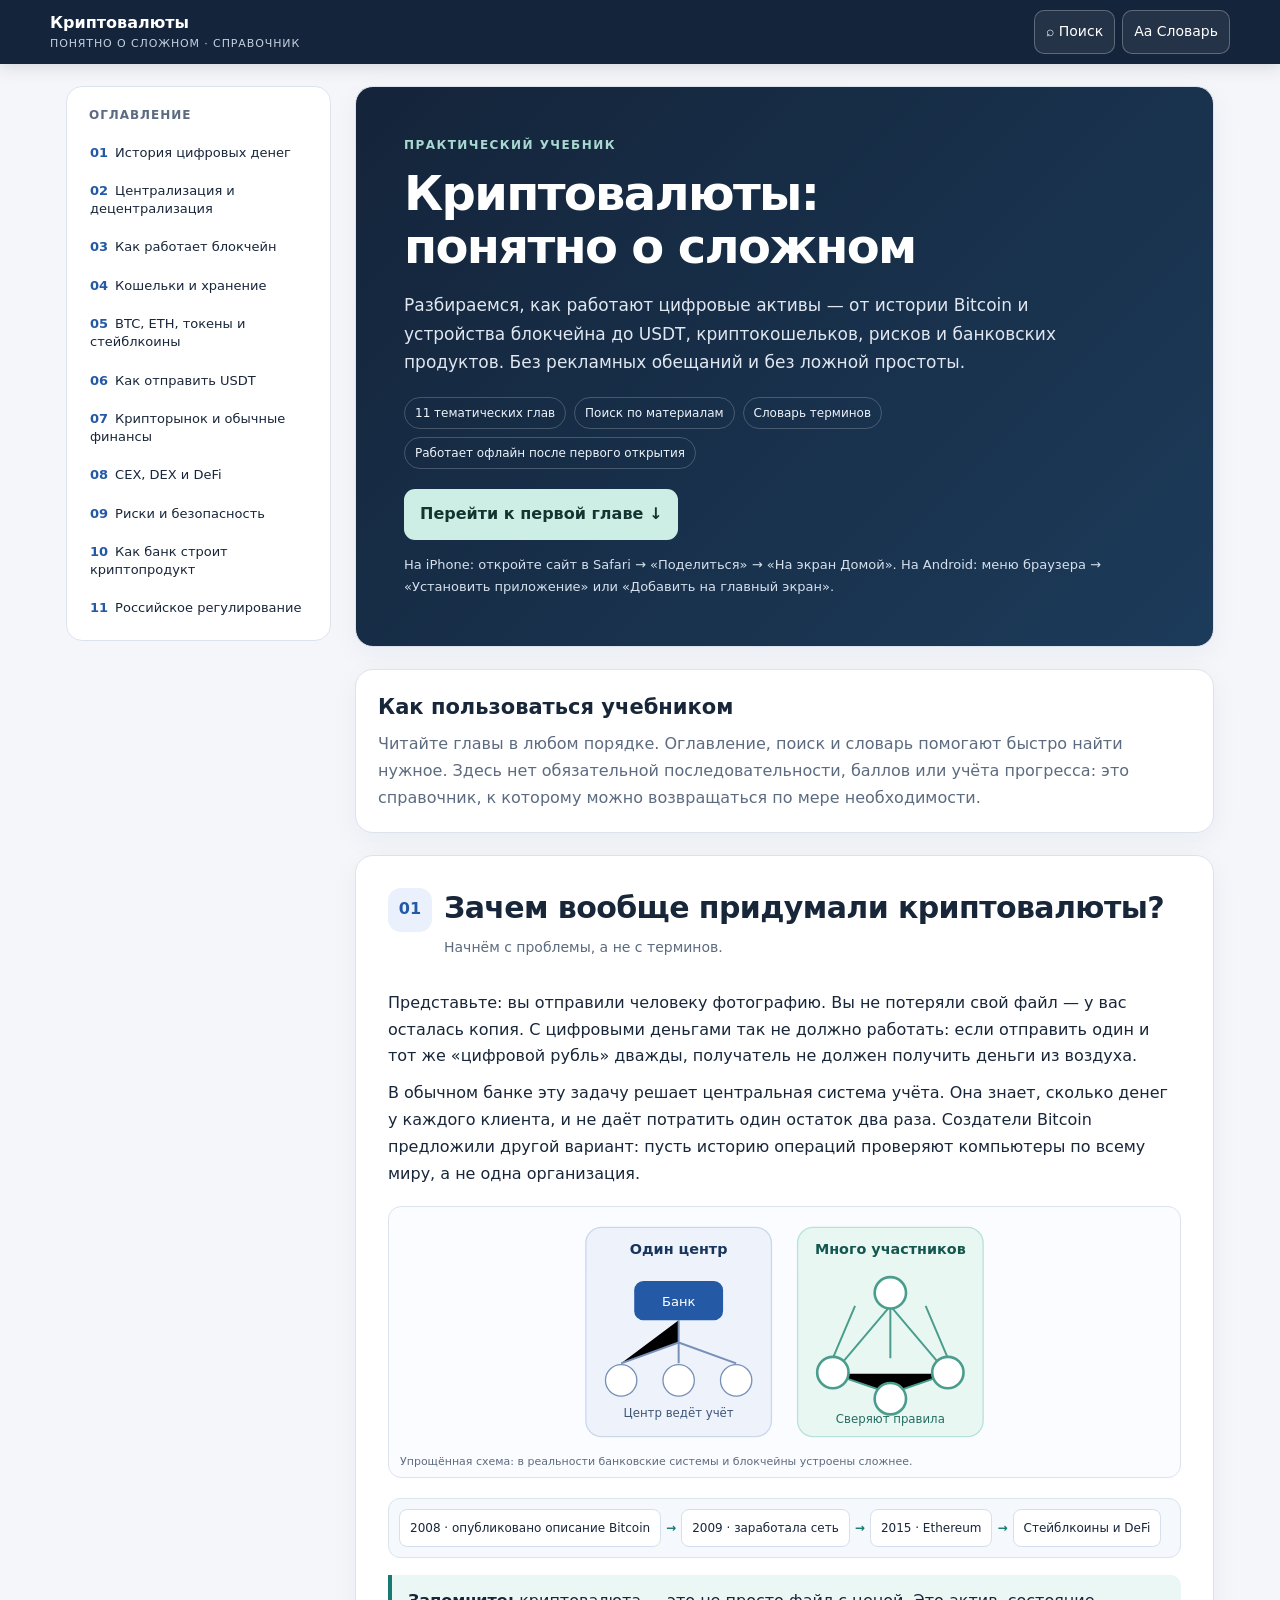
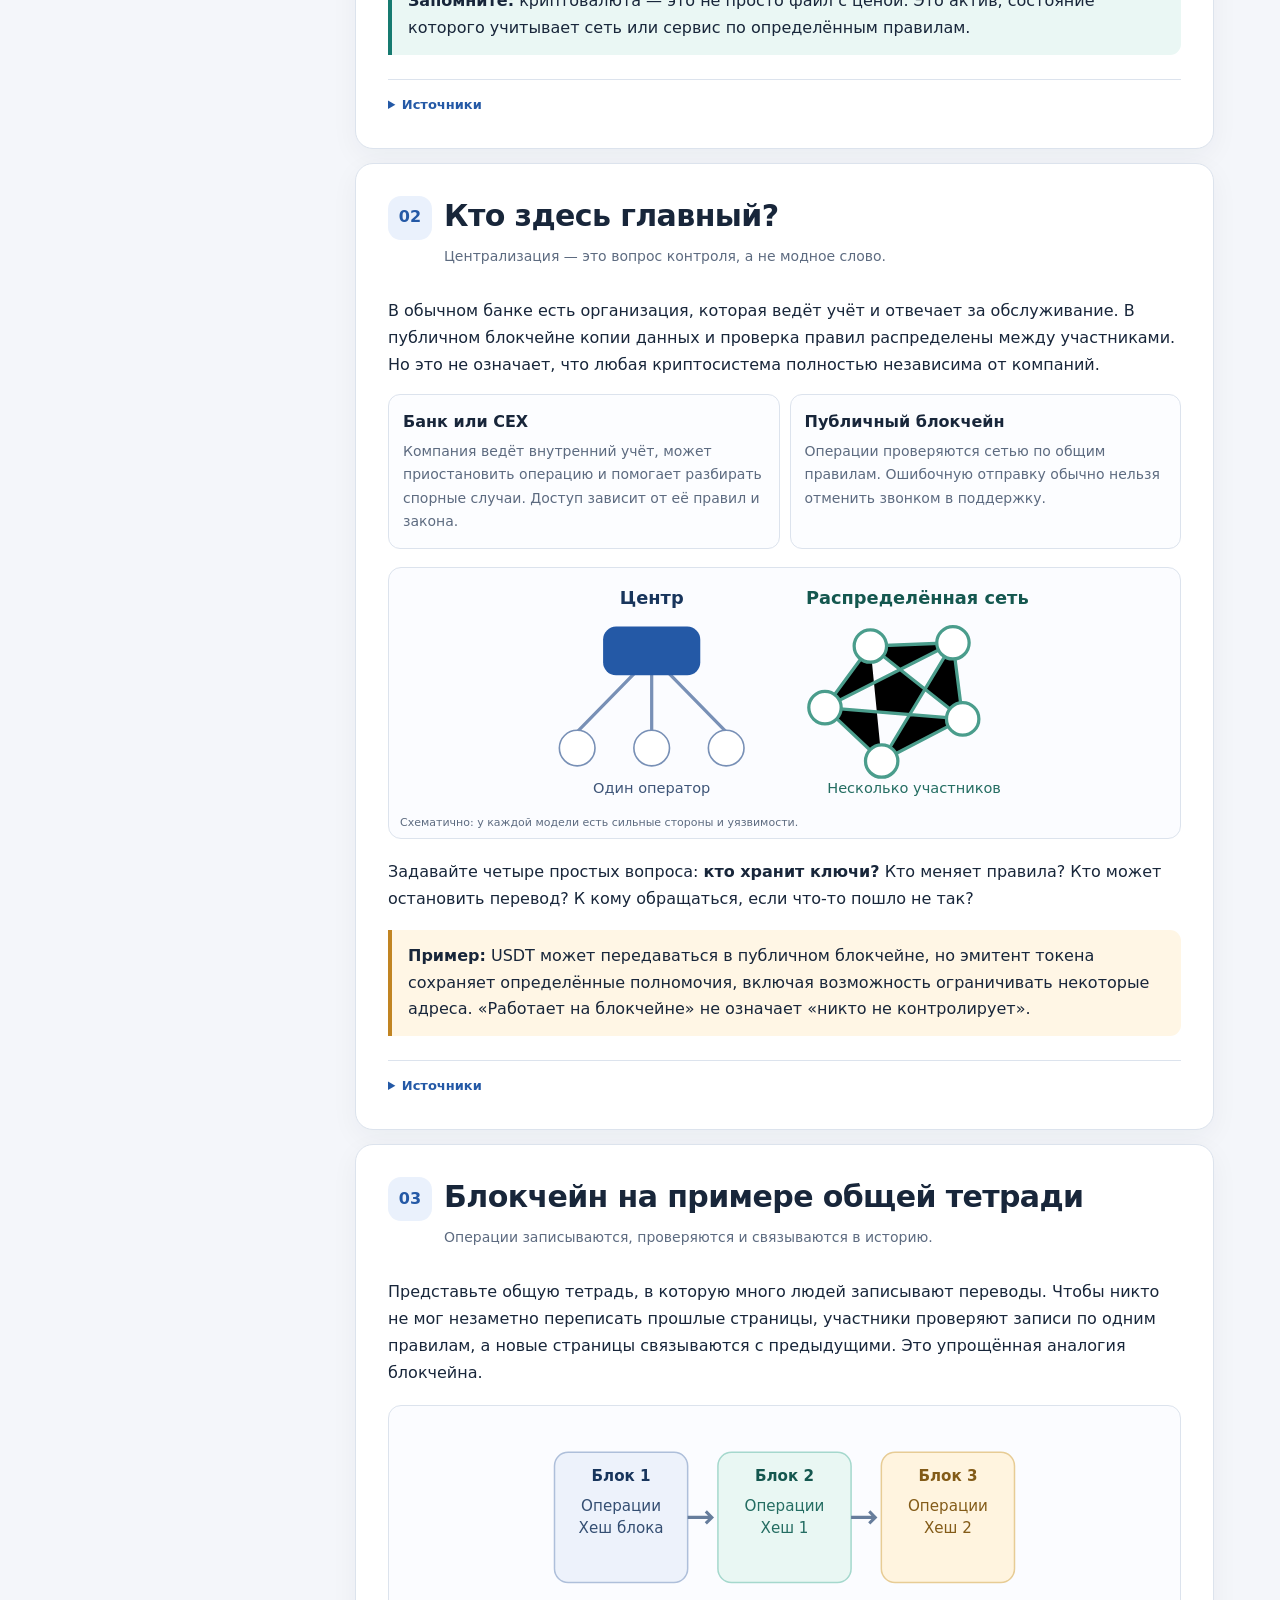
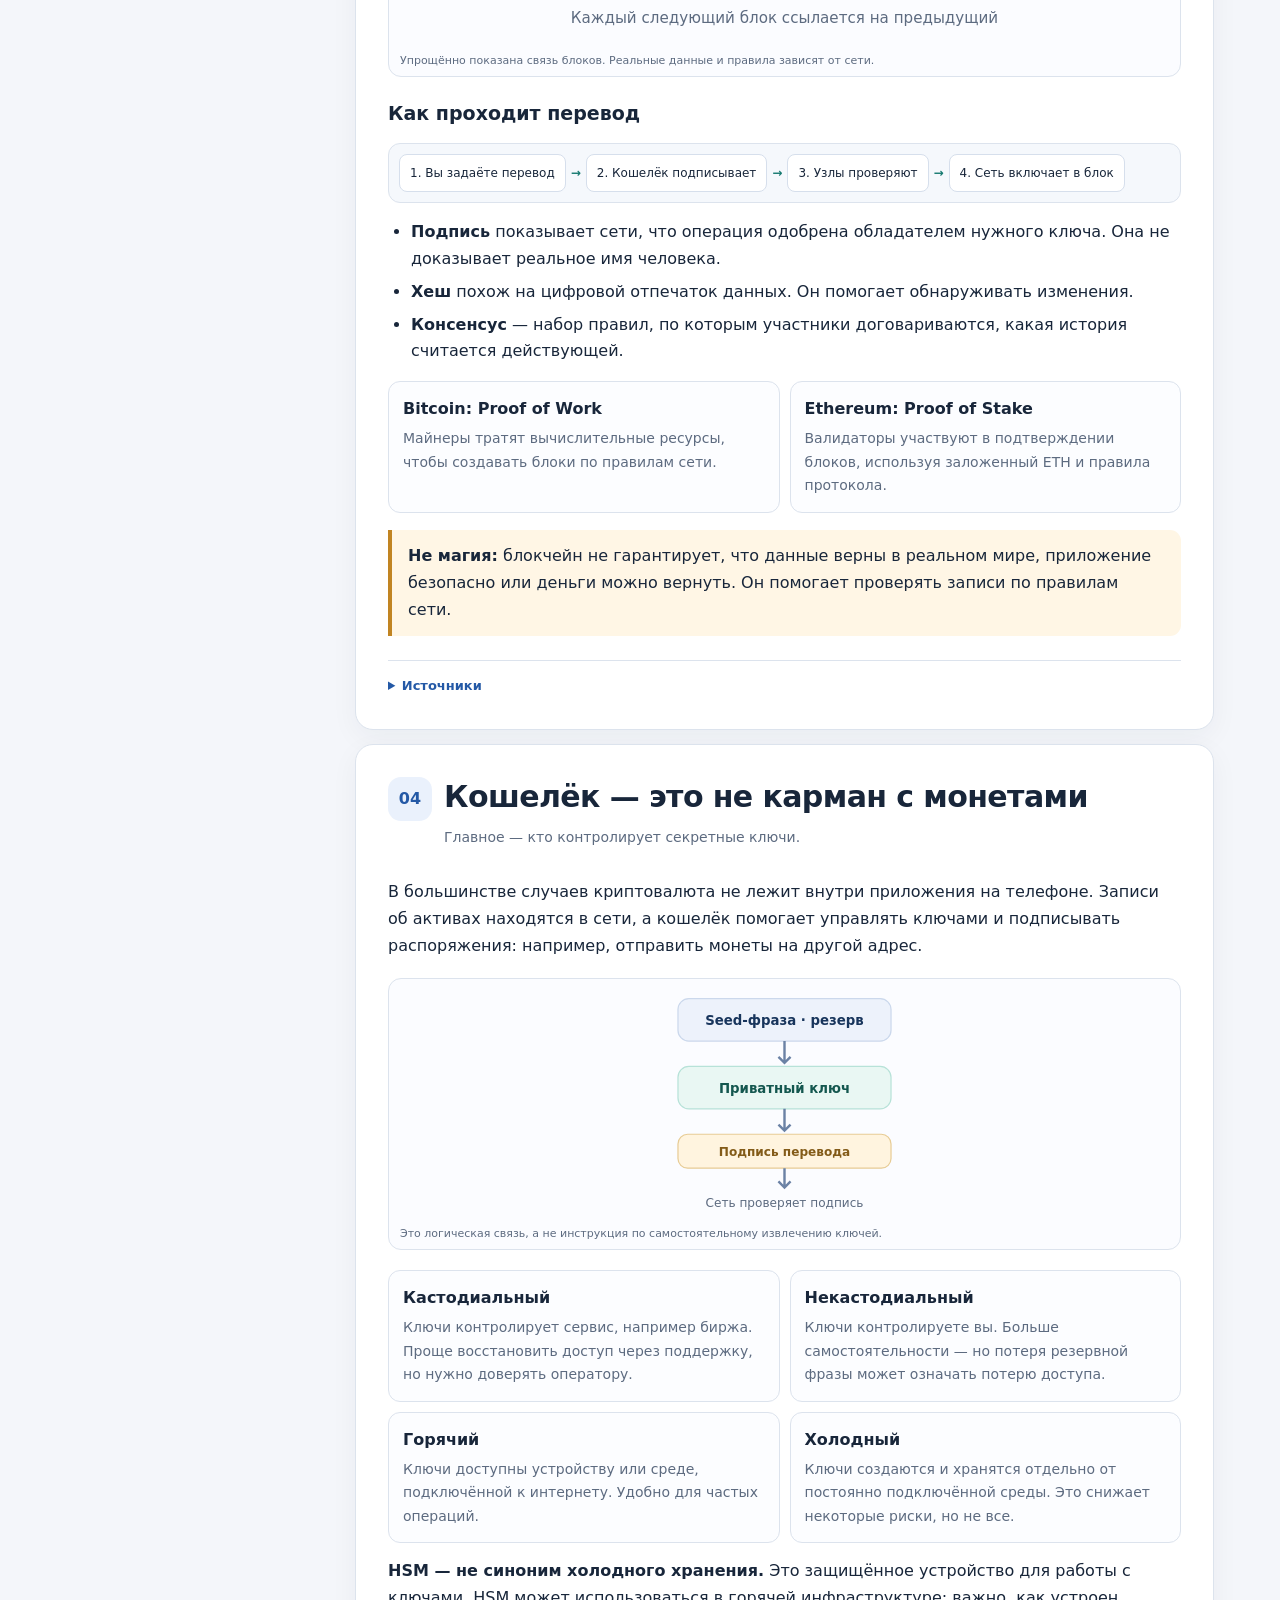
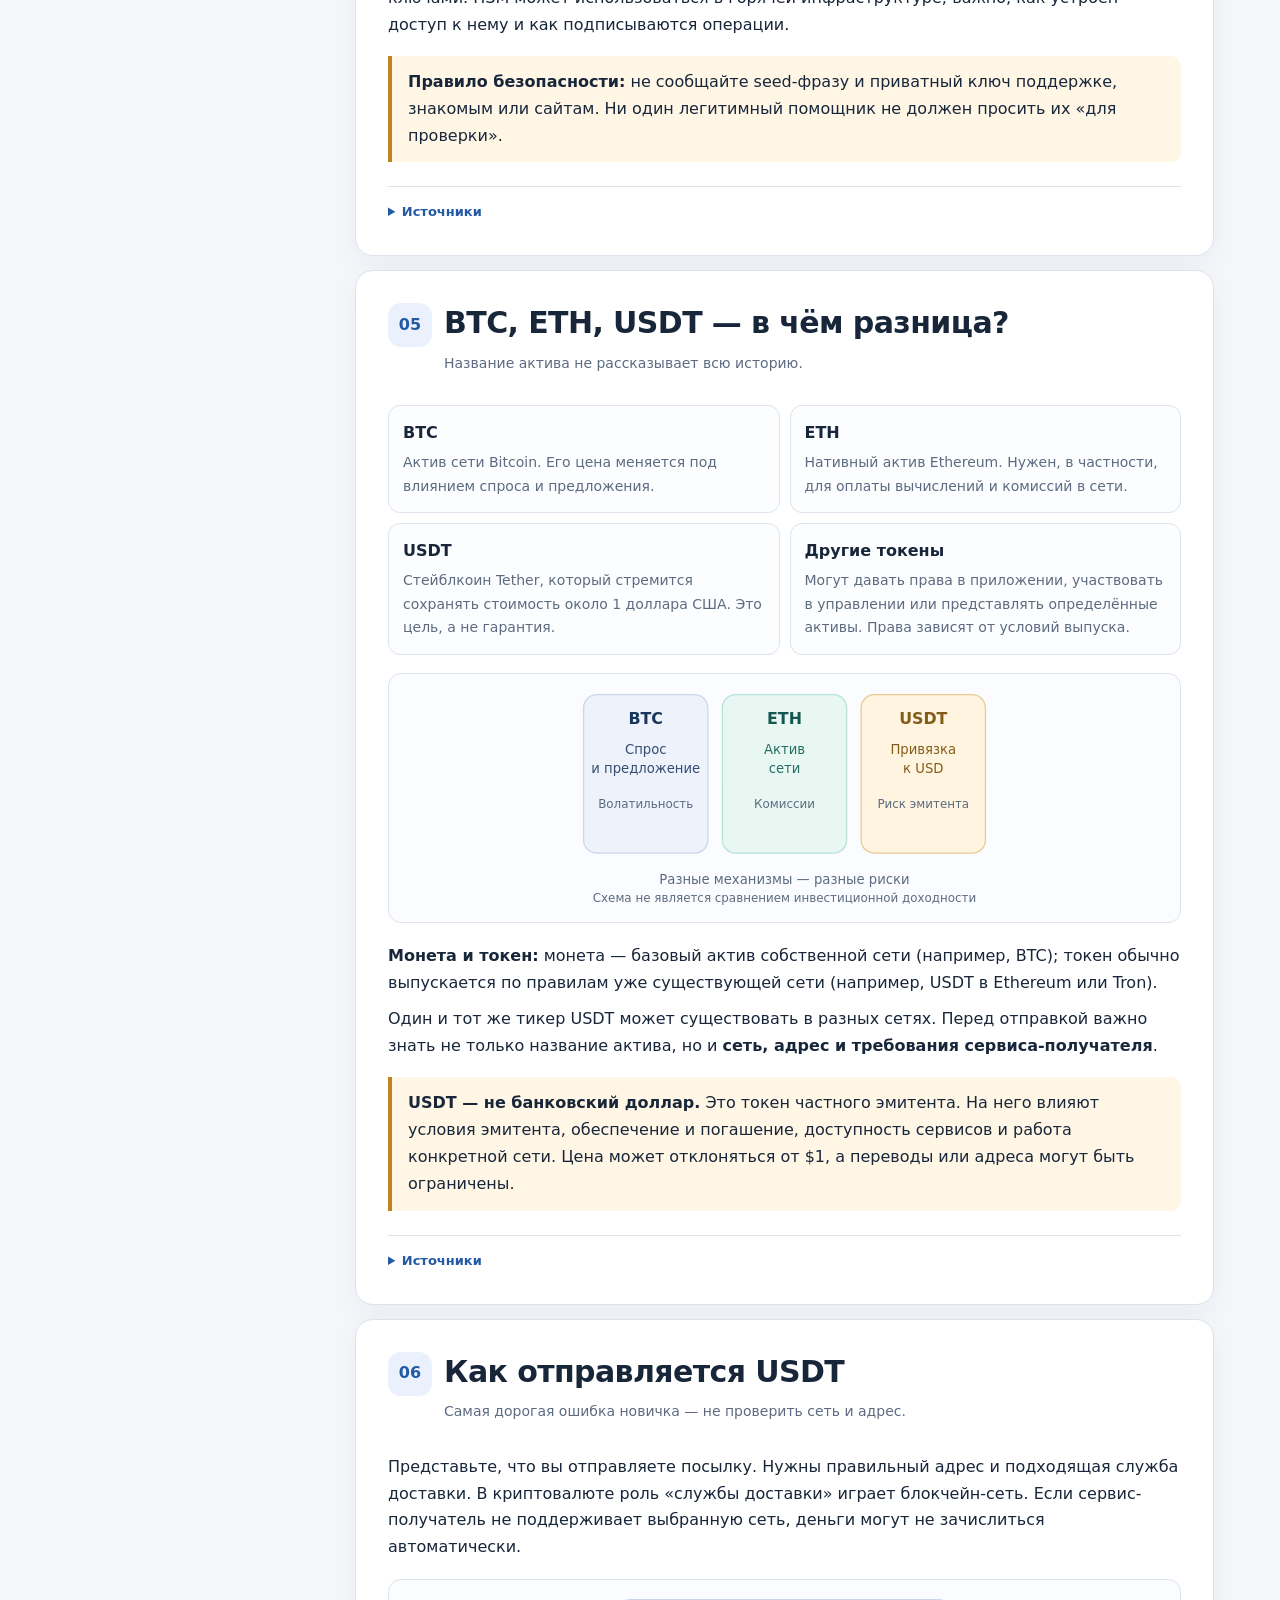
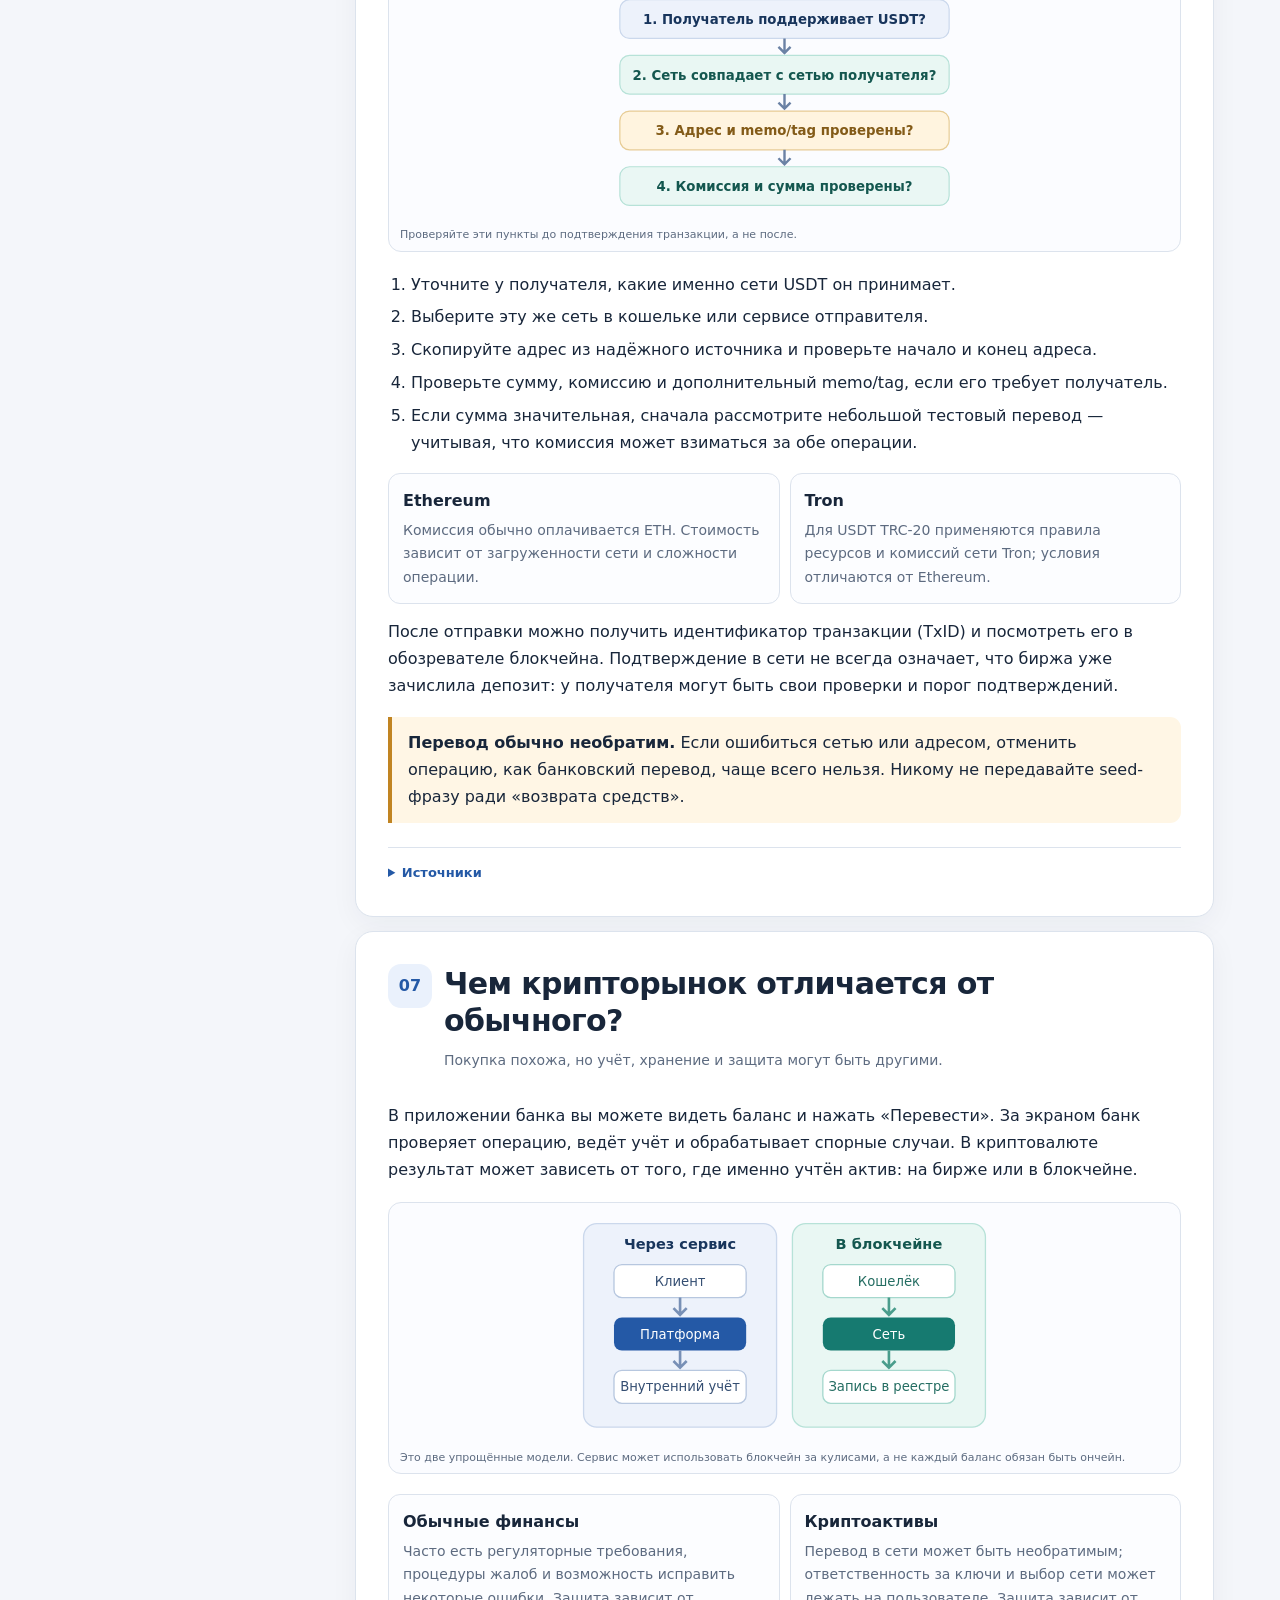
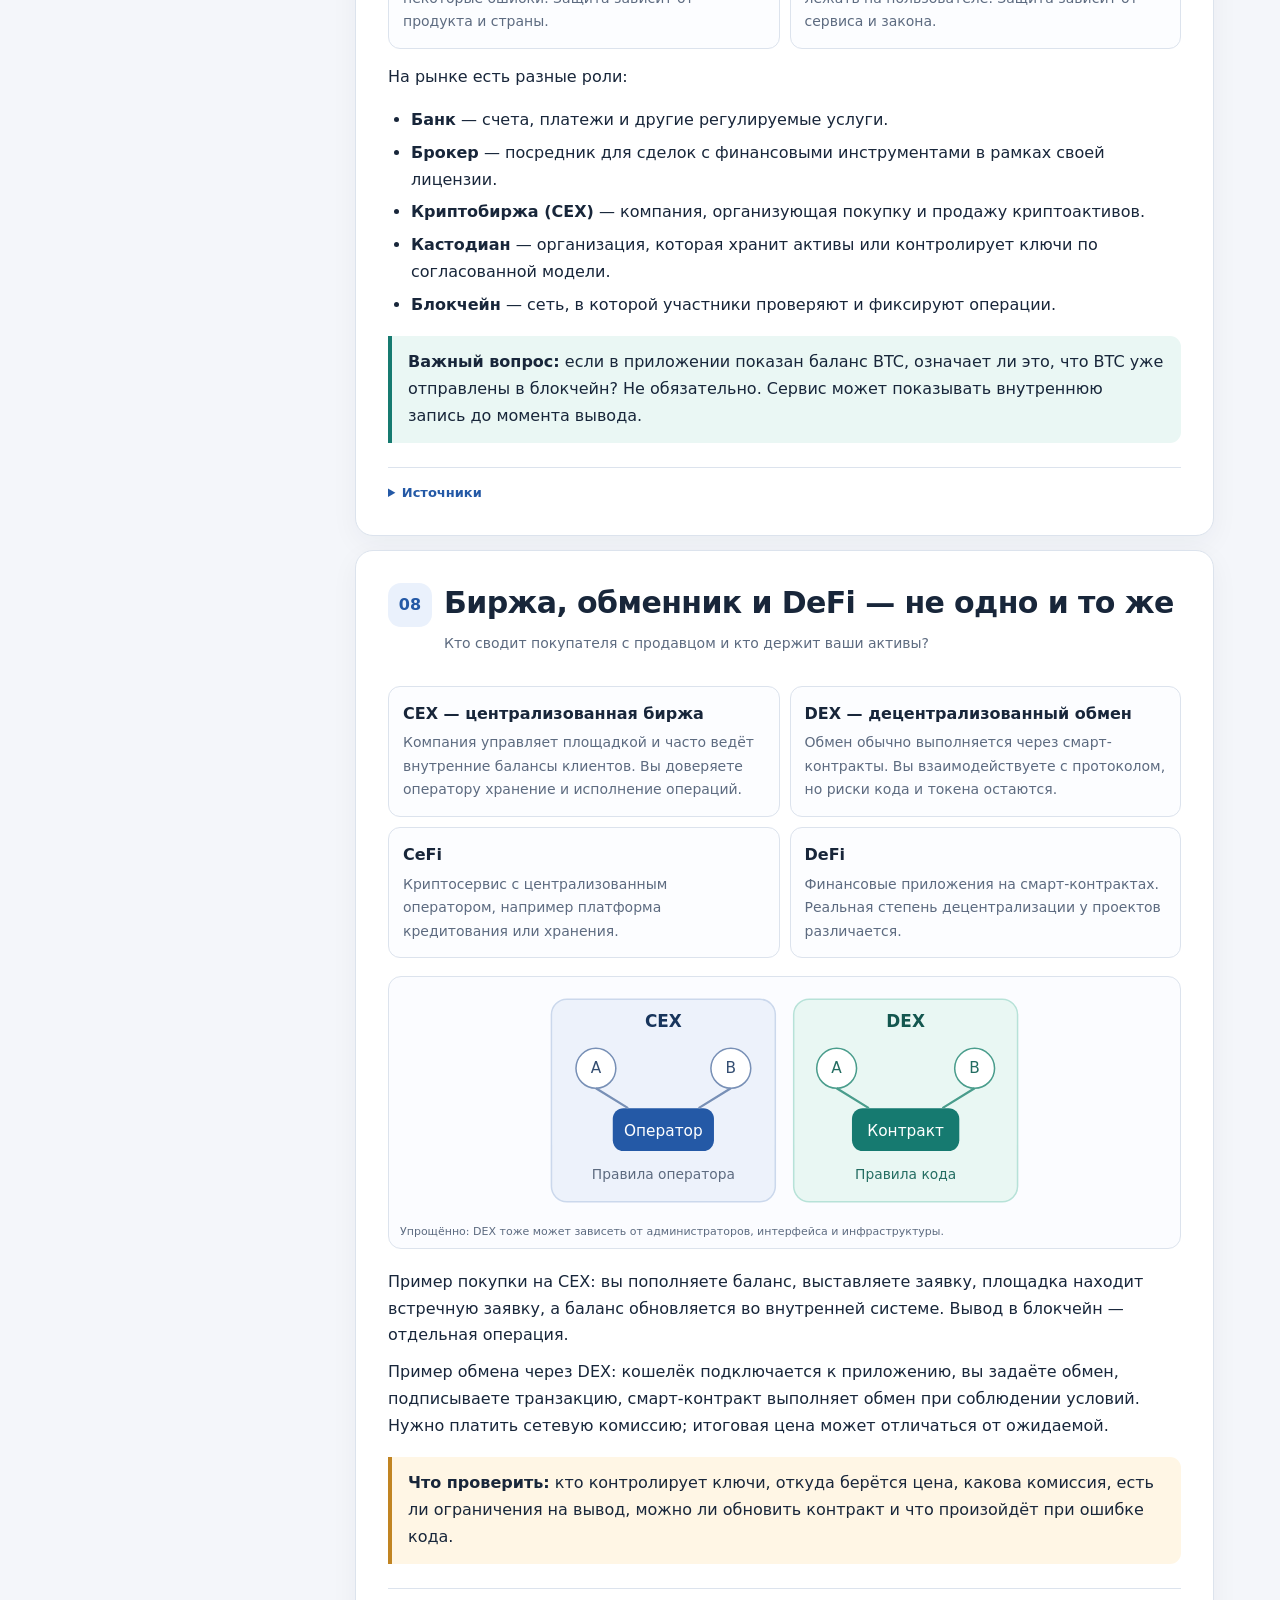
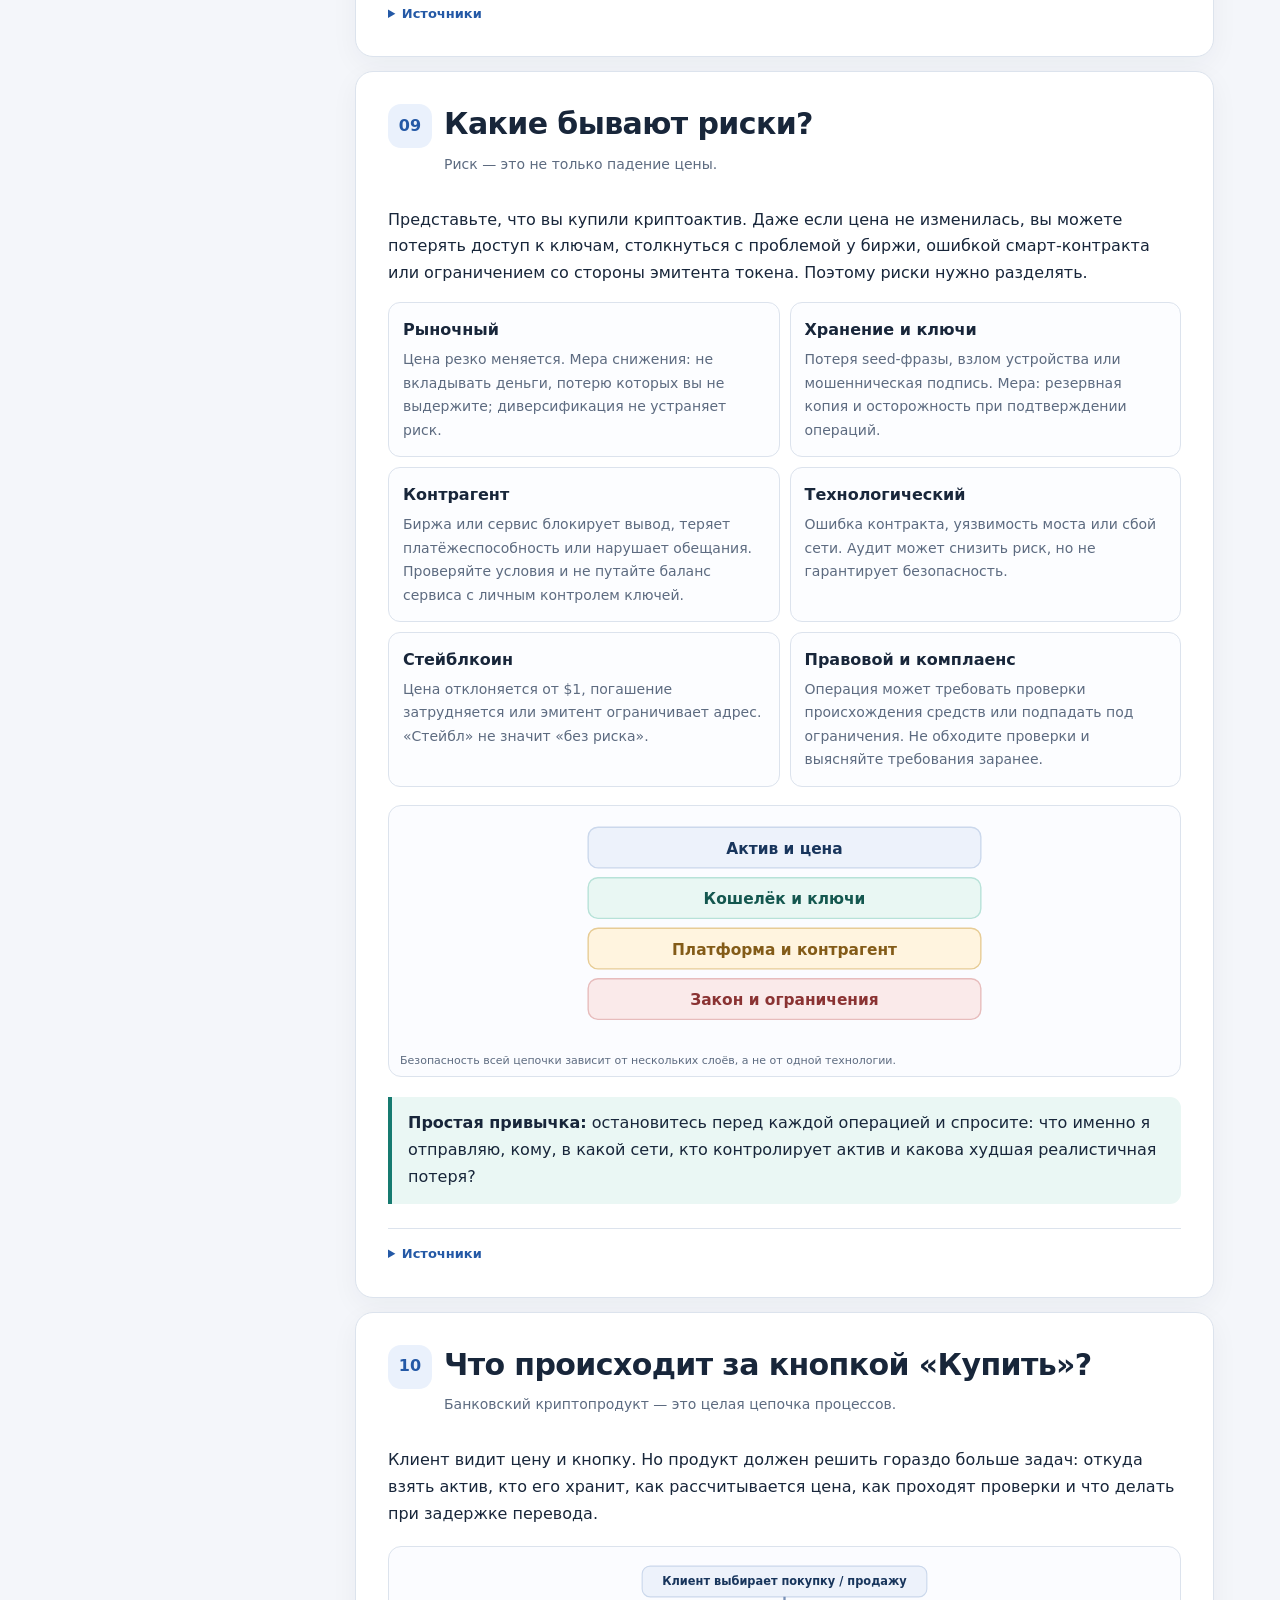
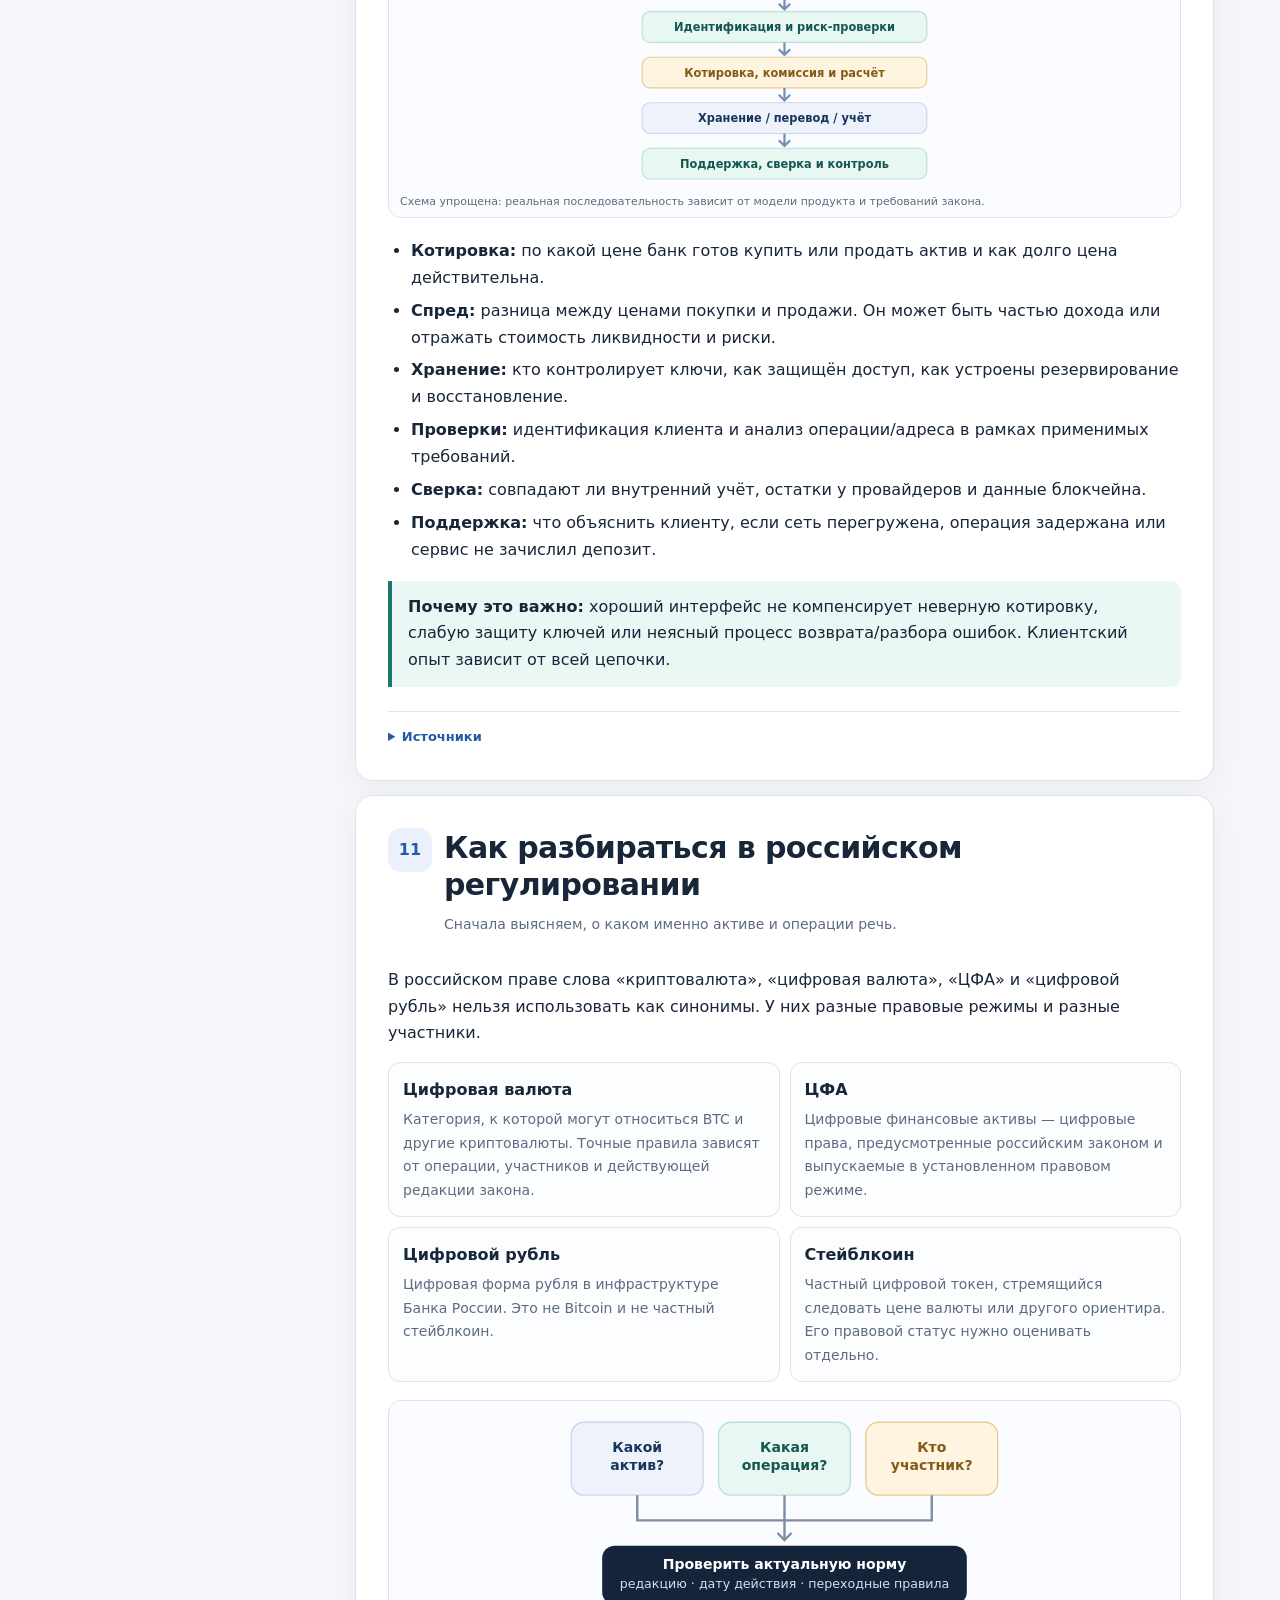
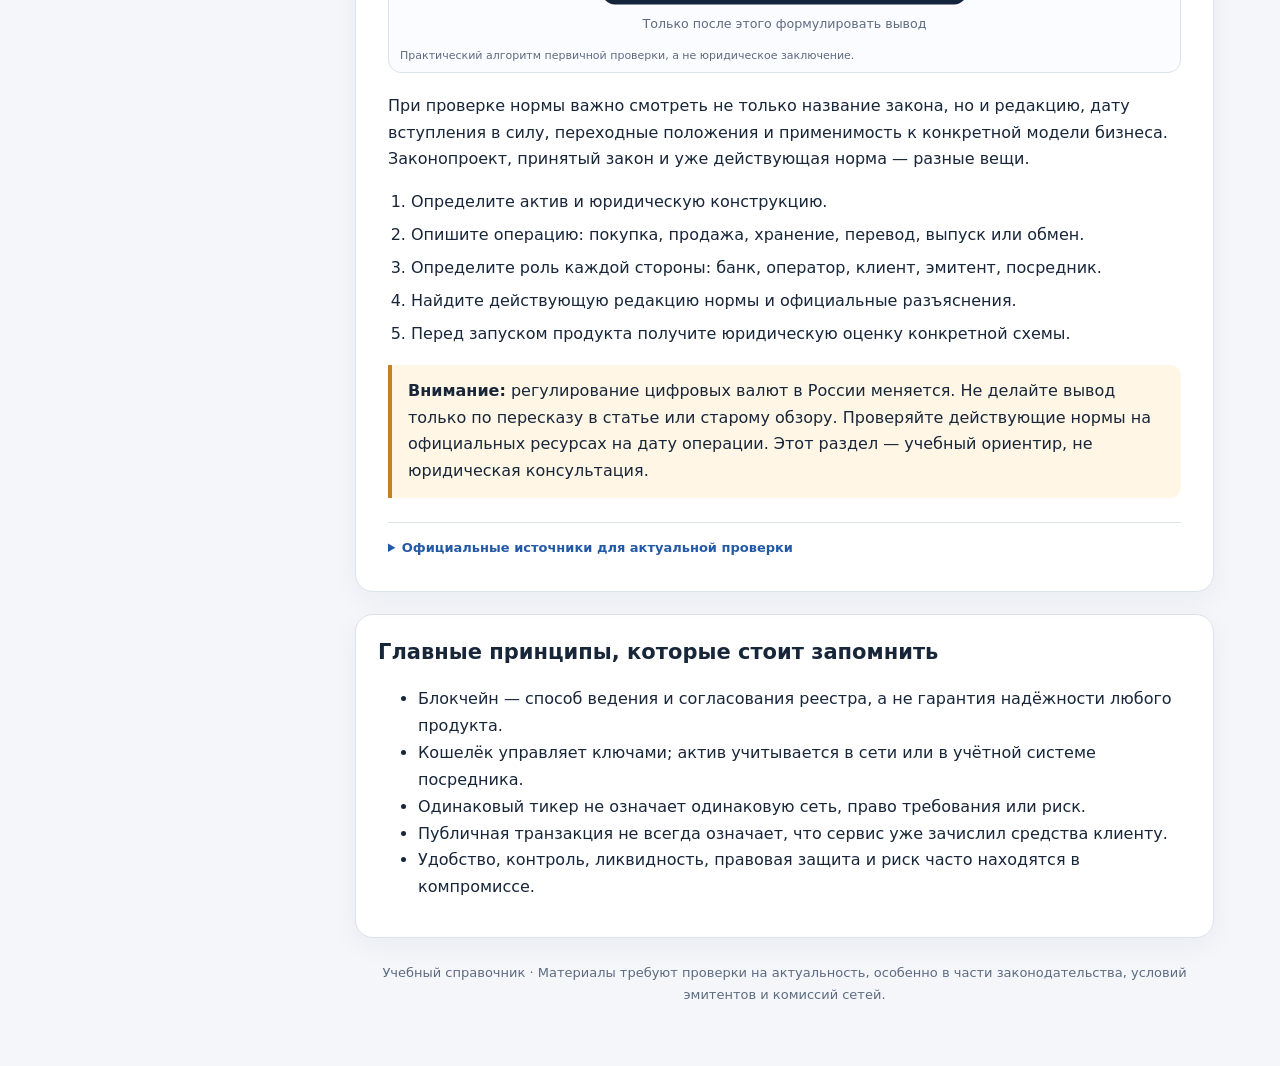
<file: index.html>
<!doctype html>
<html lang="ru">
<head>
<meta charset="utf-8">
<meta name="viewport" content="width=device-width,initial-scale=1">
<meta http-equiv="refresh" content="0;url=./web/">
<title>Криптовалюты: понятно о сложном</title>
</head>
<body>
<p>Учебник перенесён в <a href="./web/">каталог web/</a>.</p>
</body>
</html>
</file>
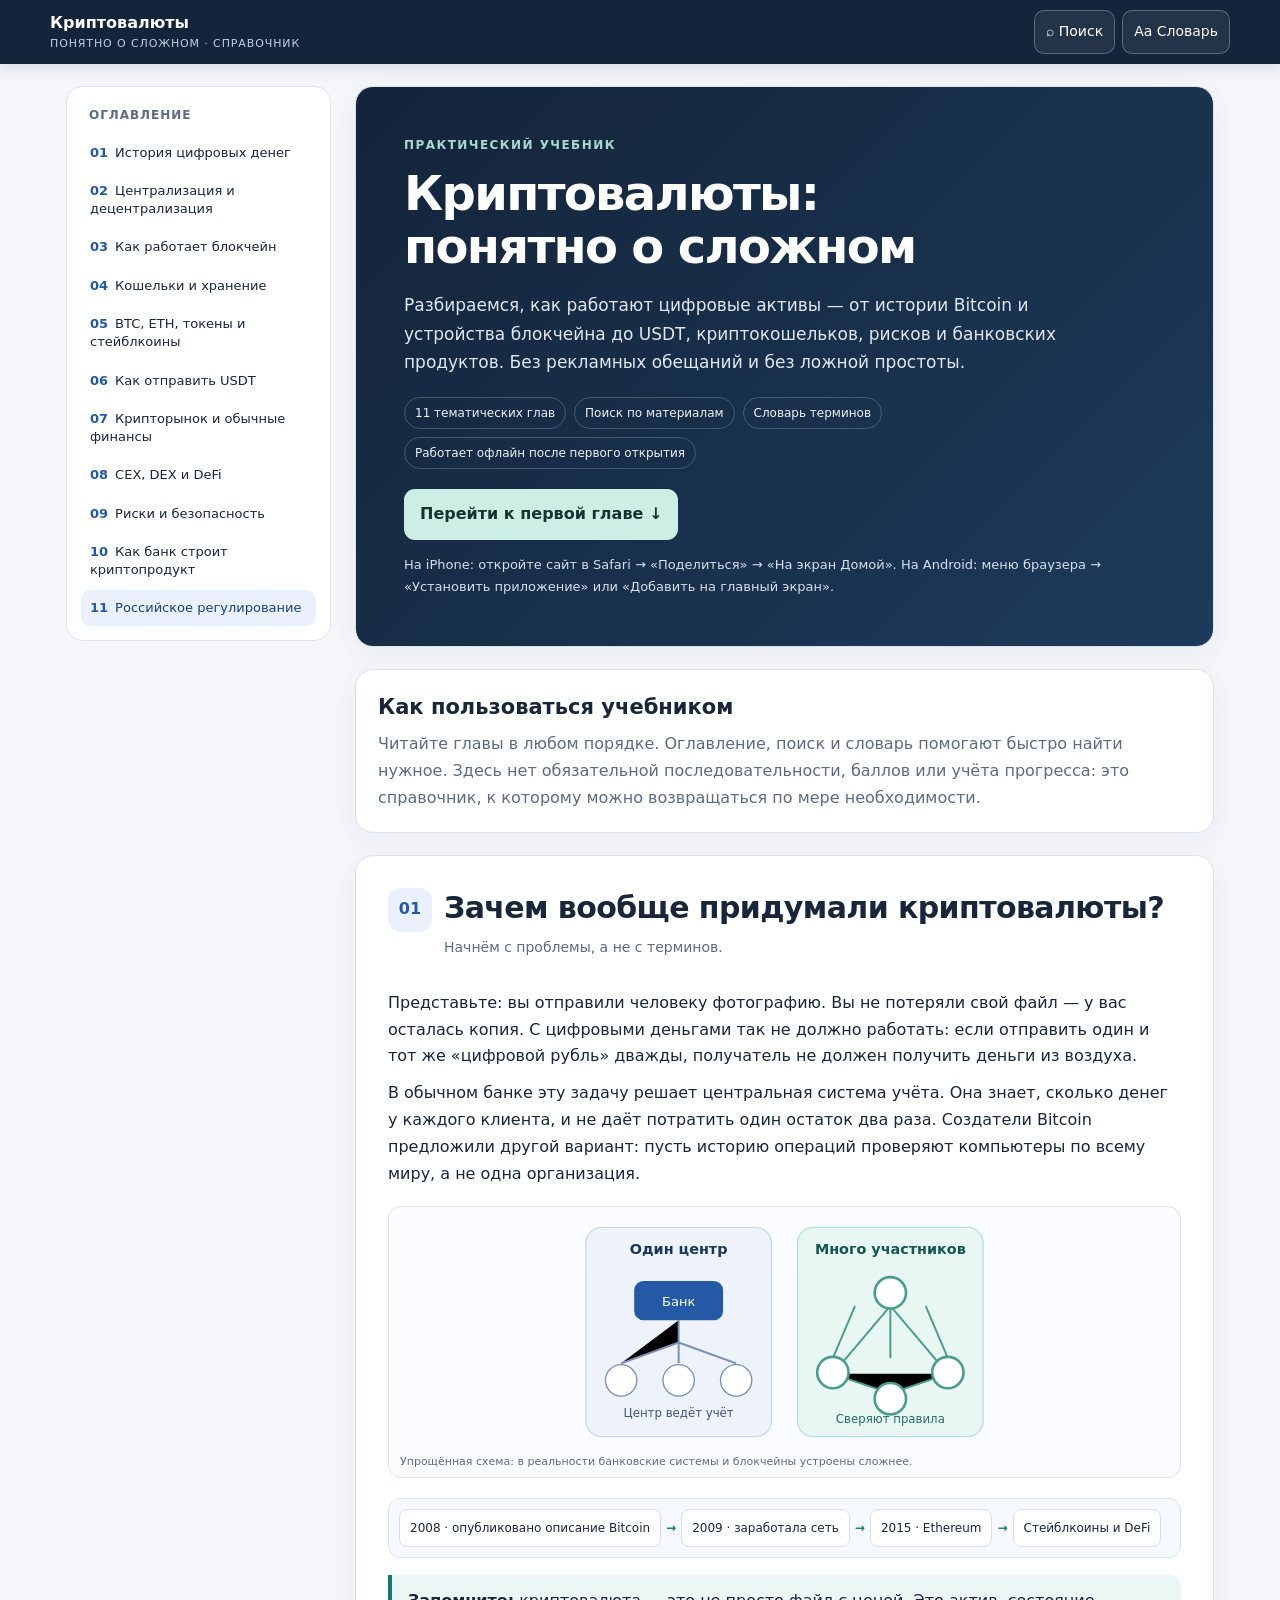
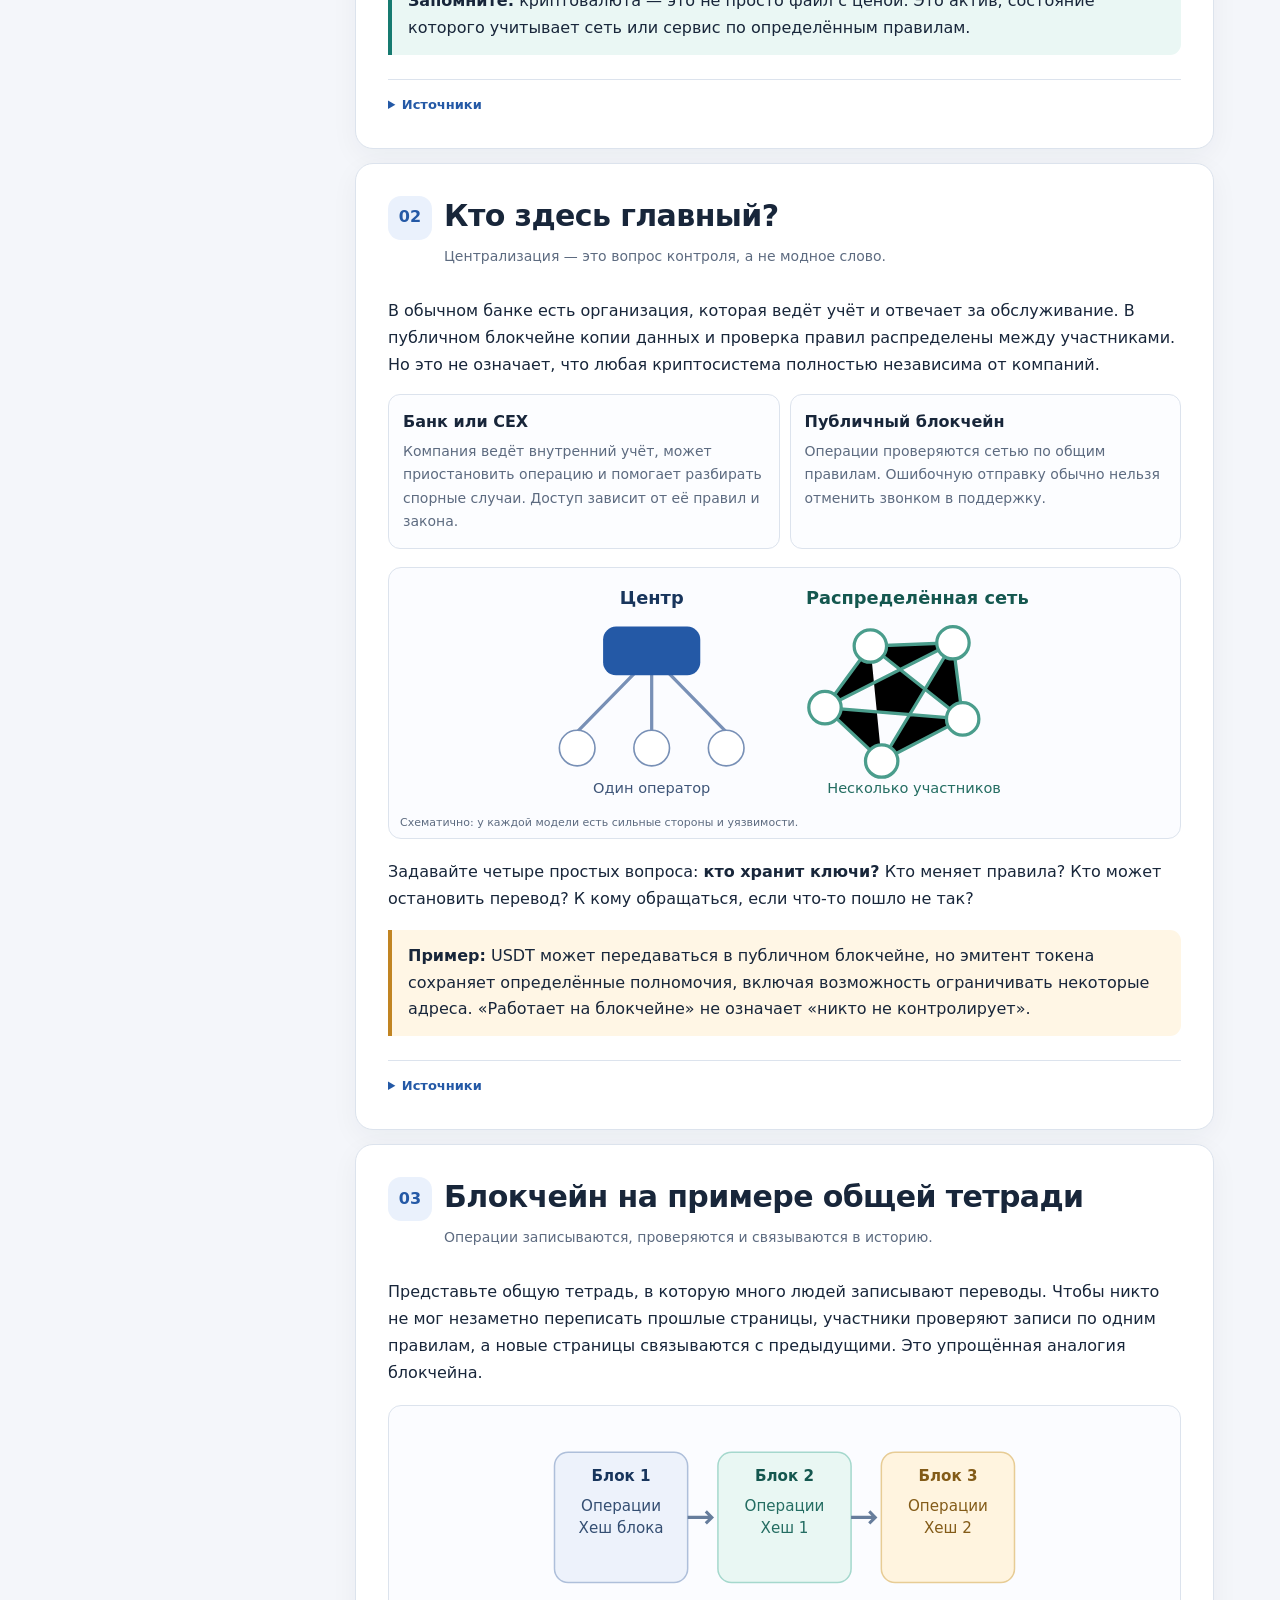
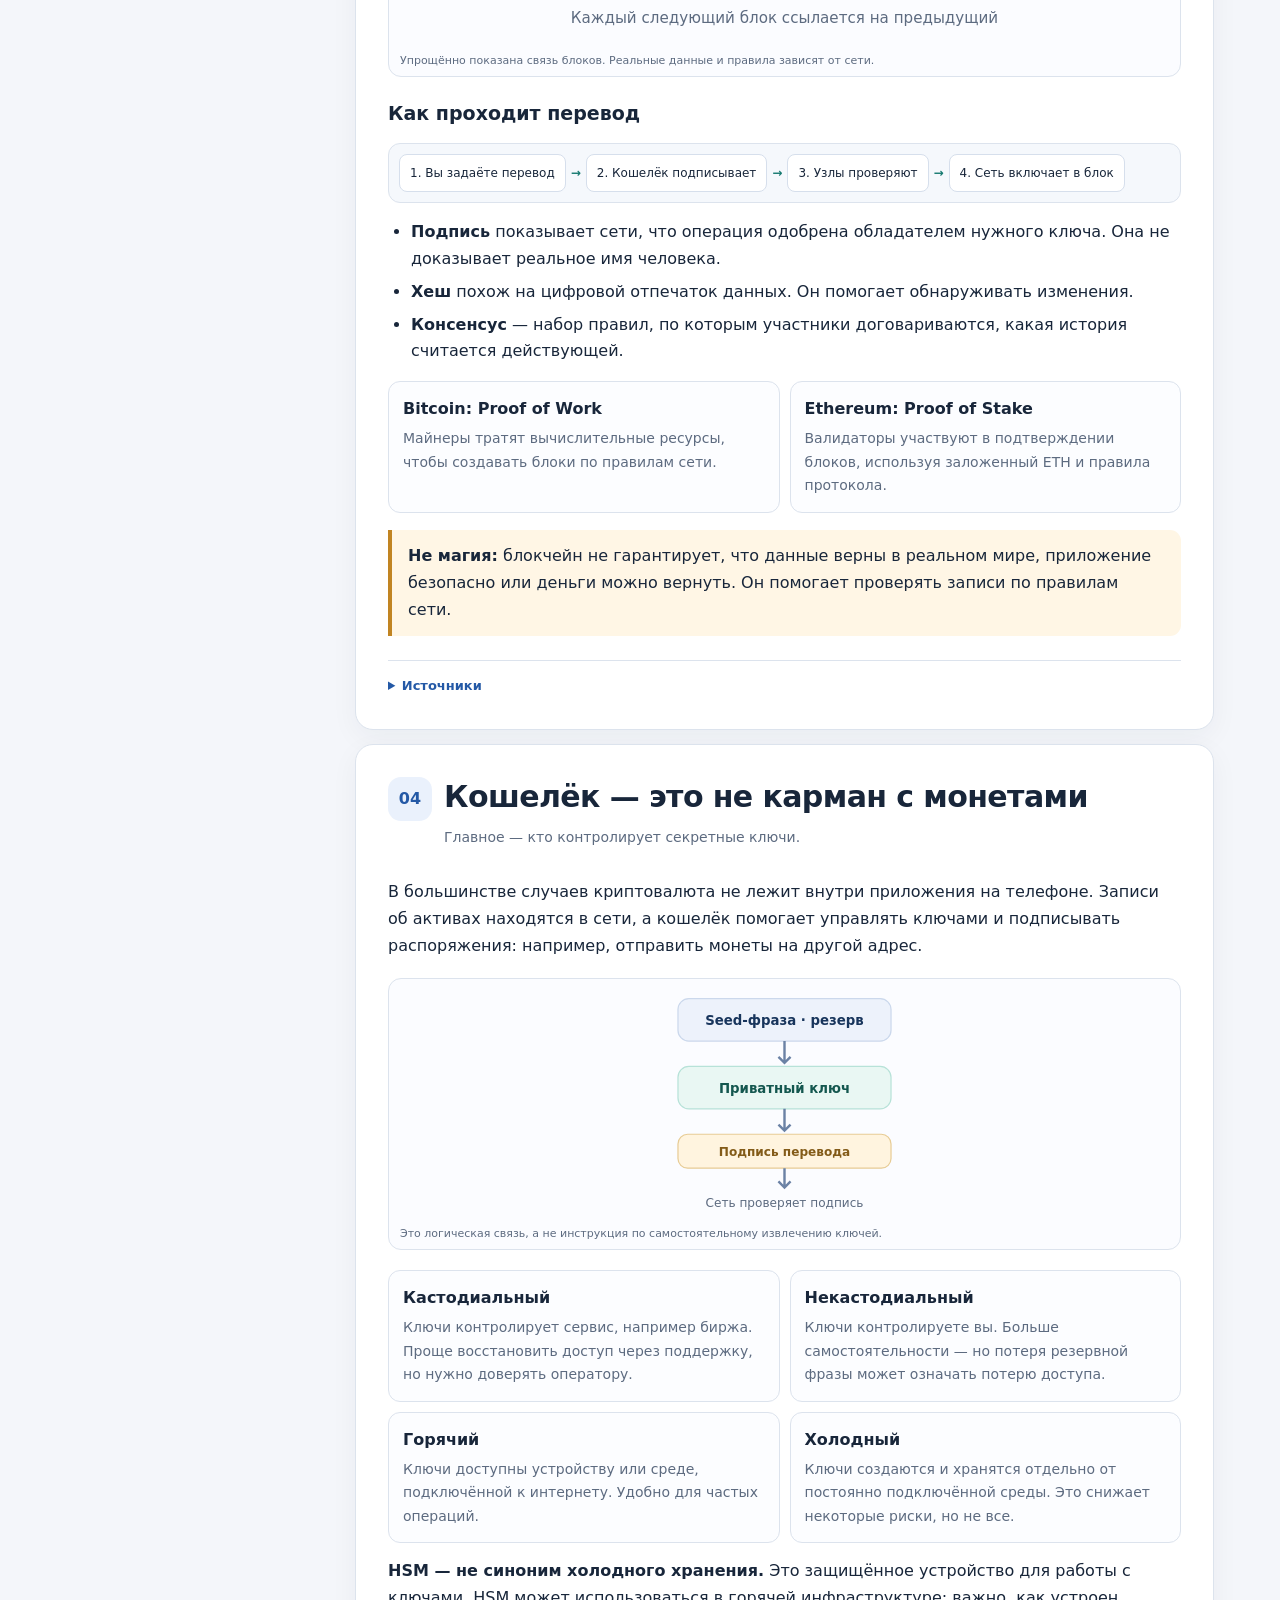
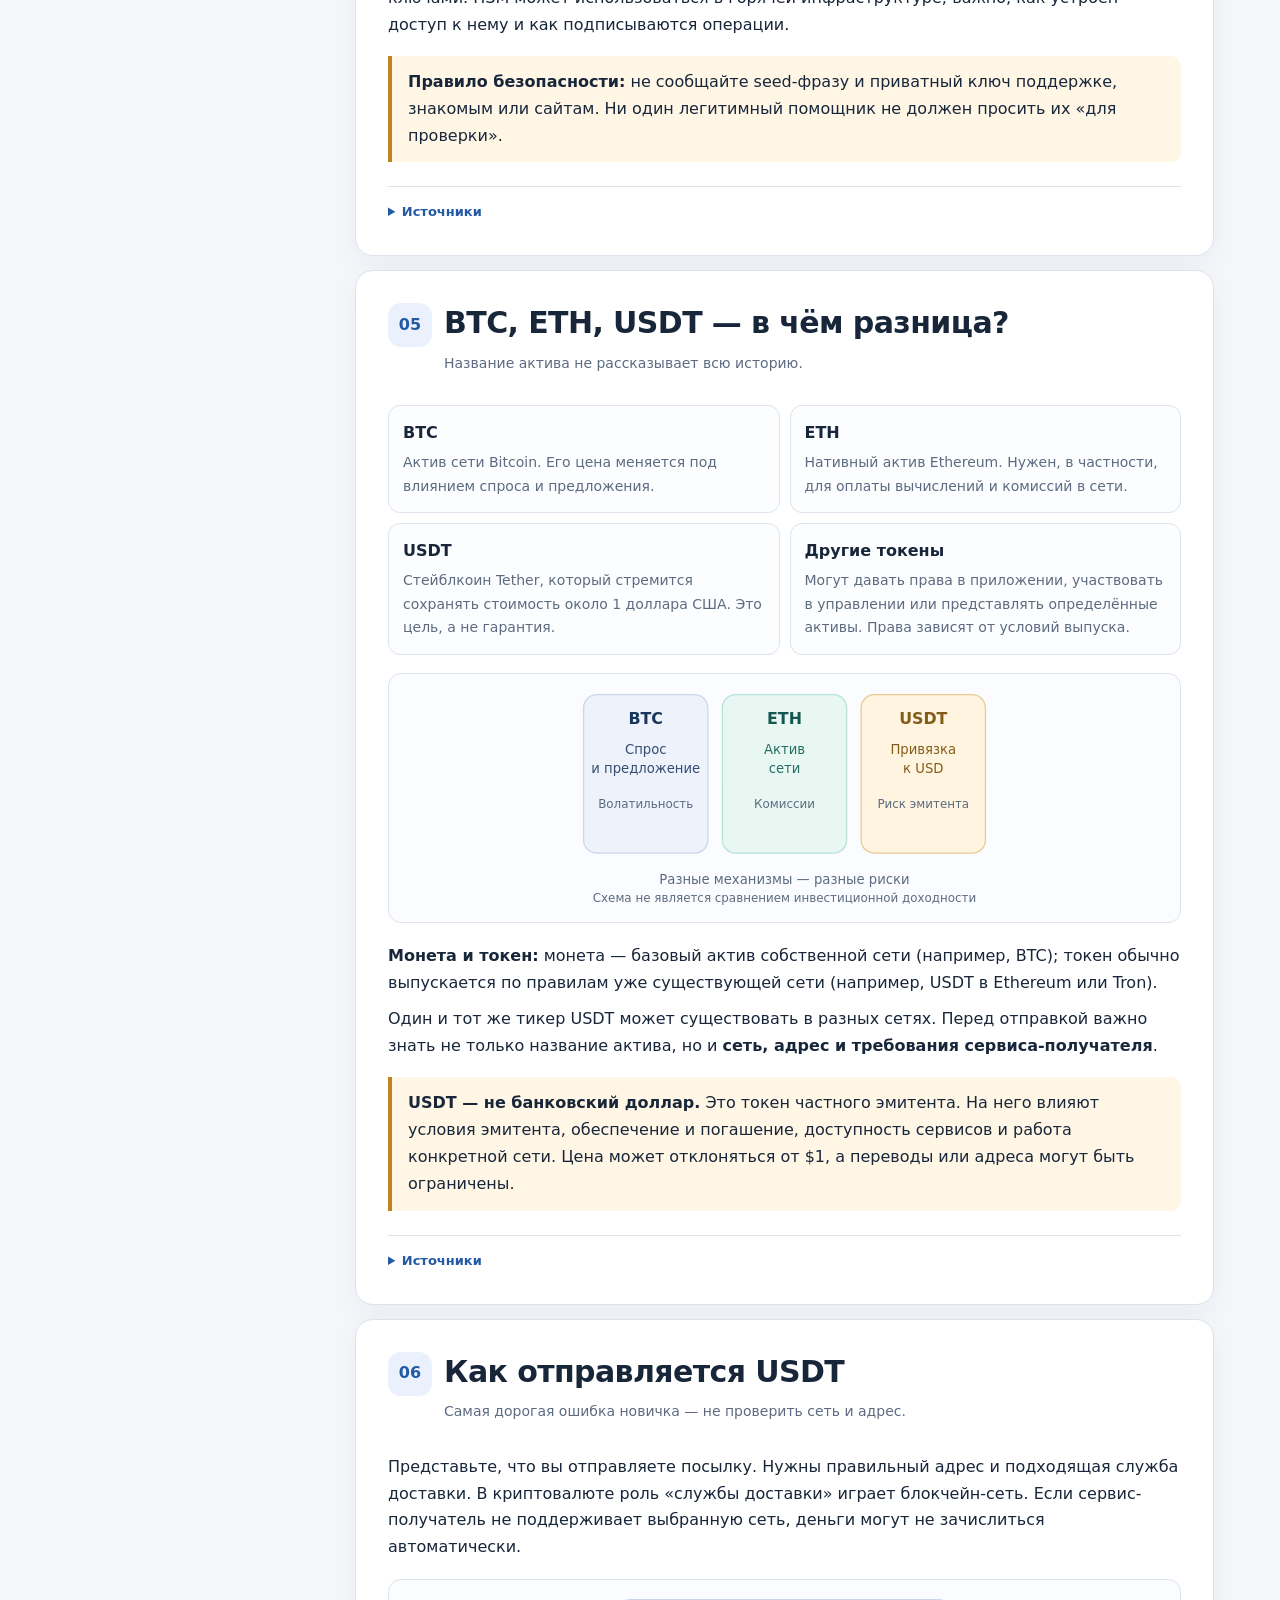
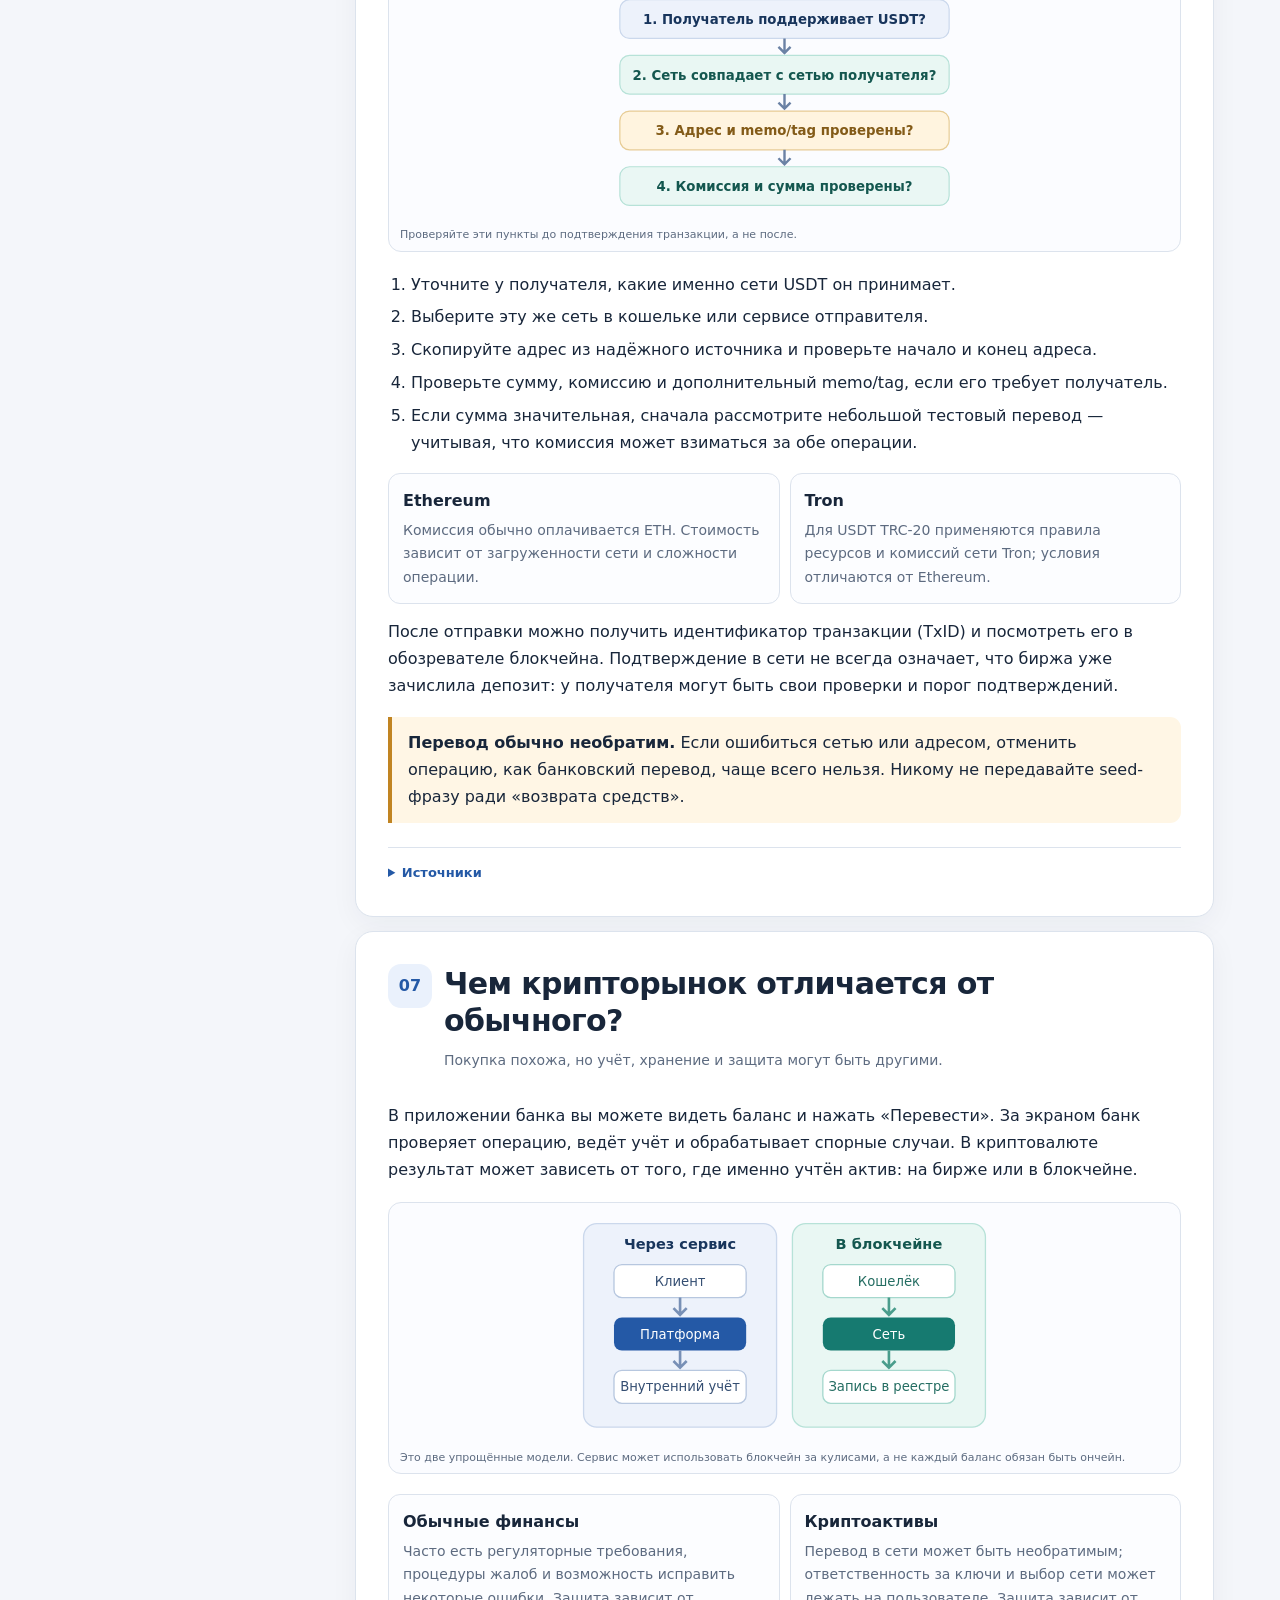
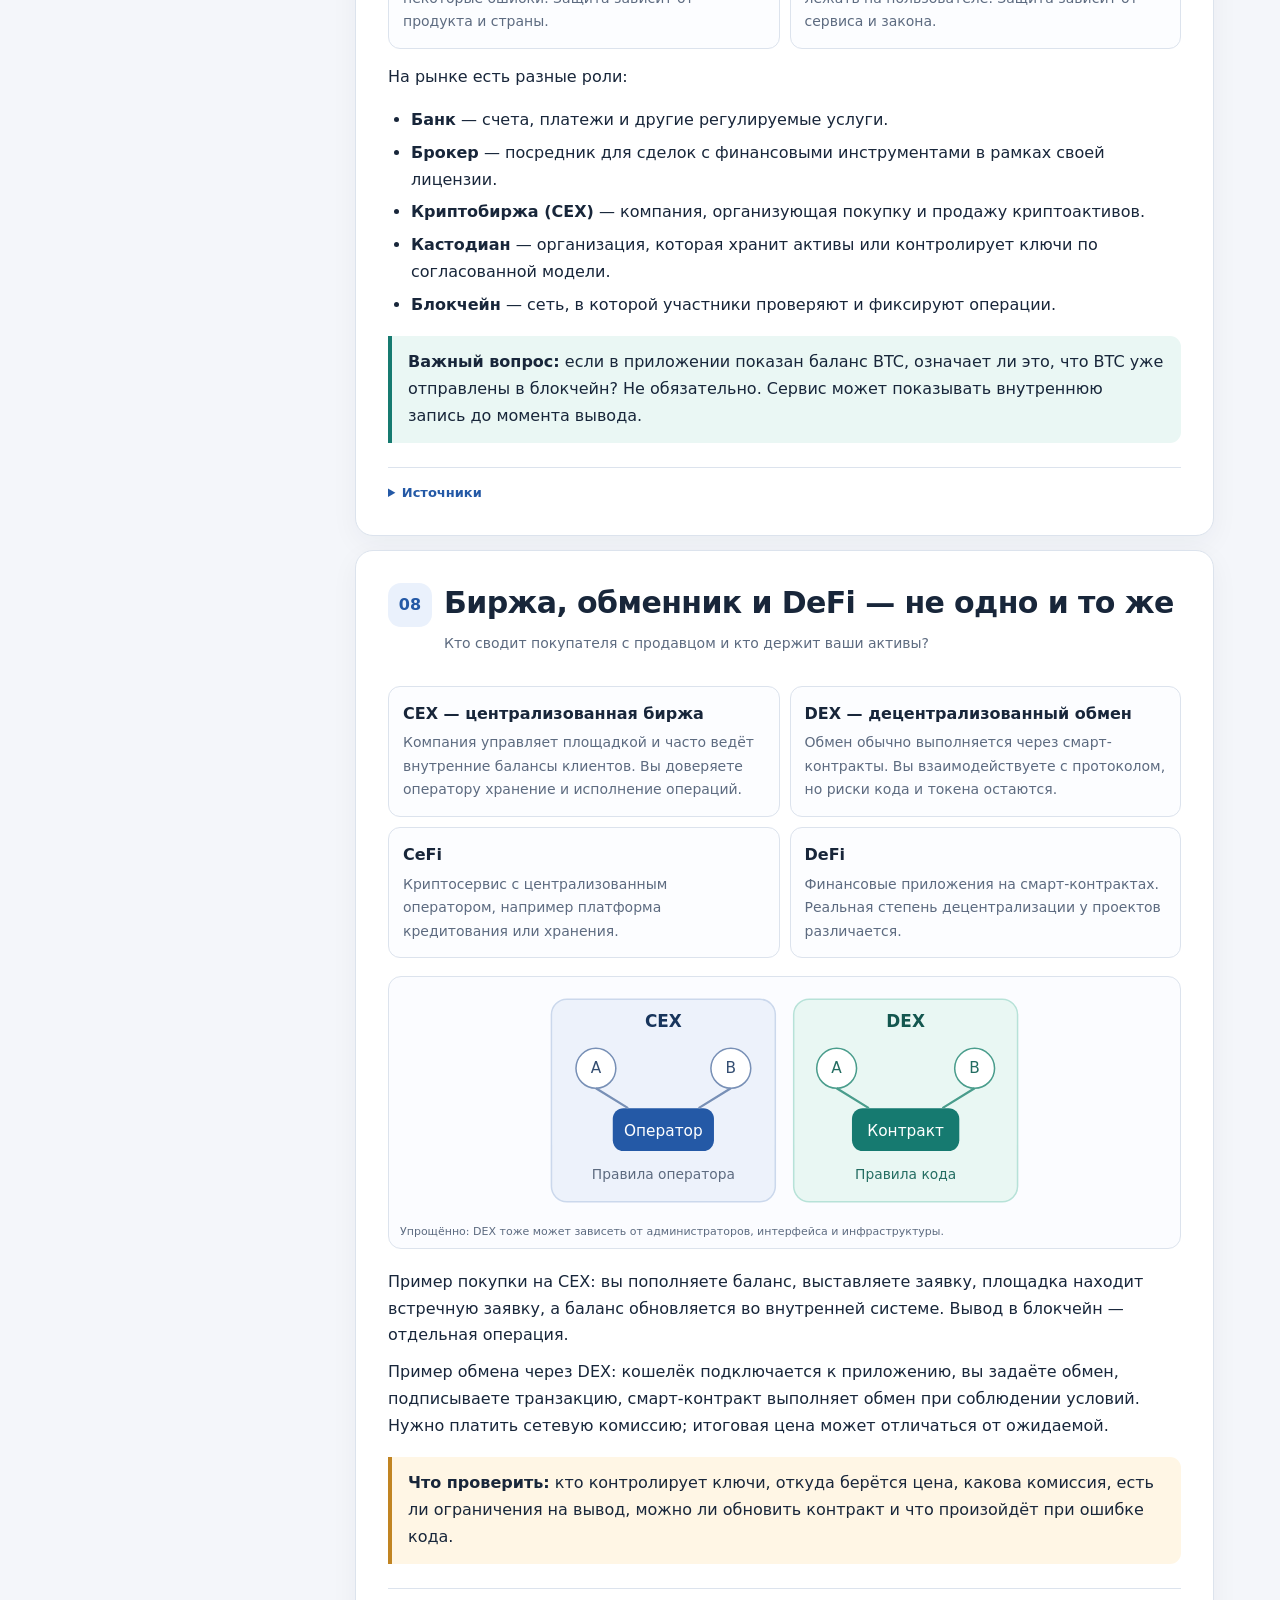
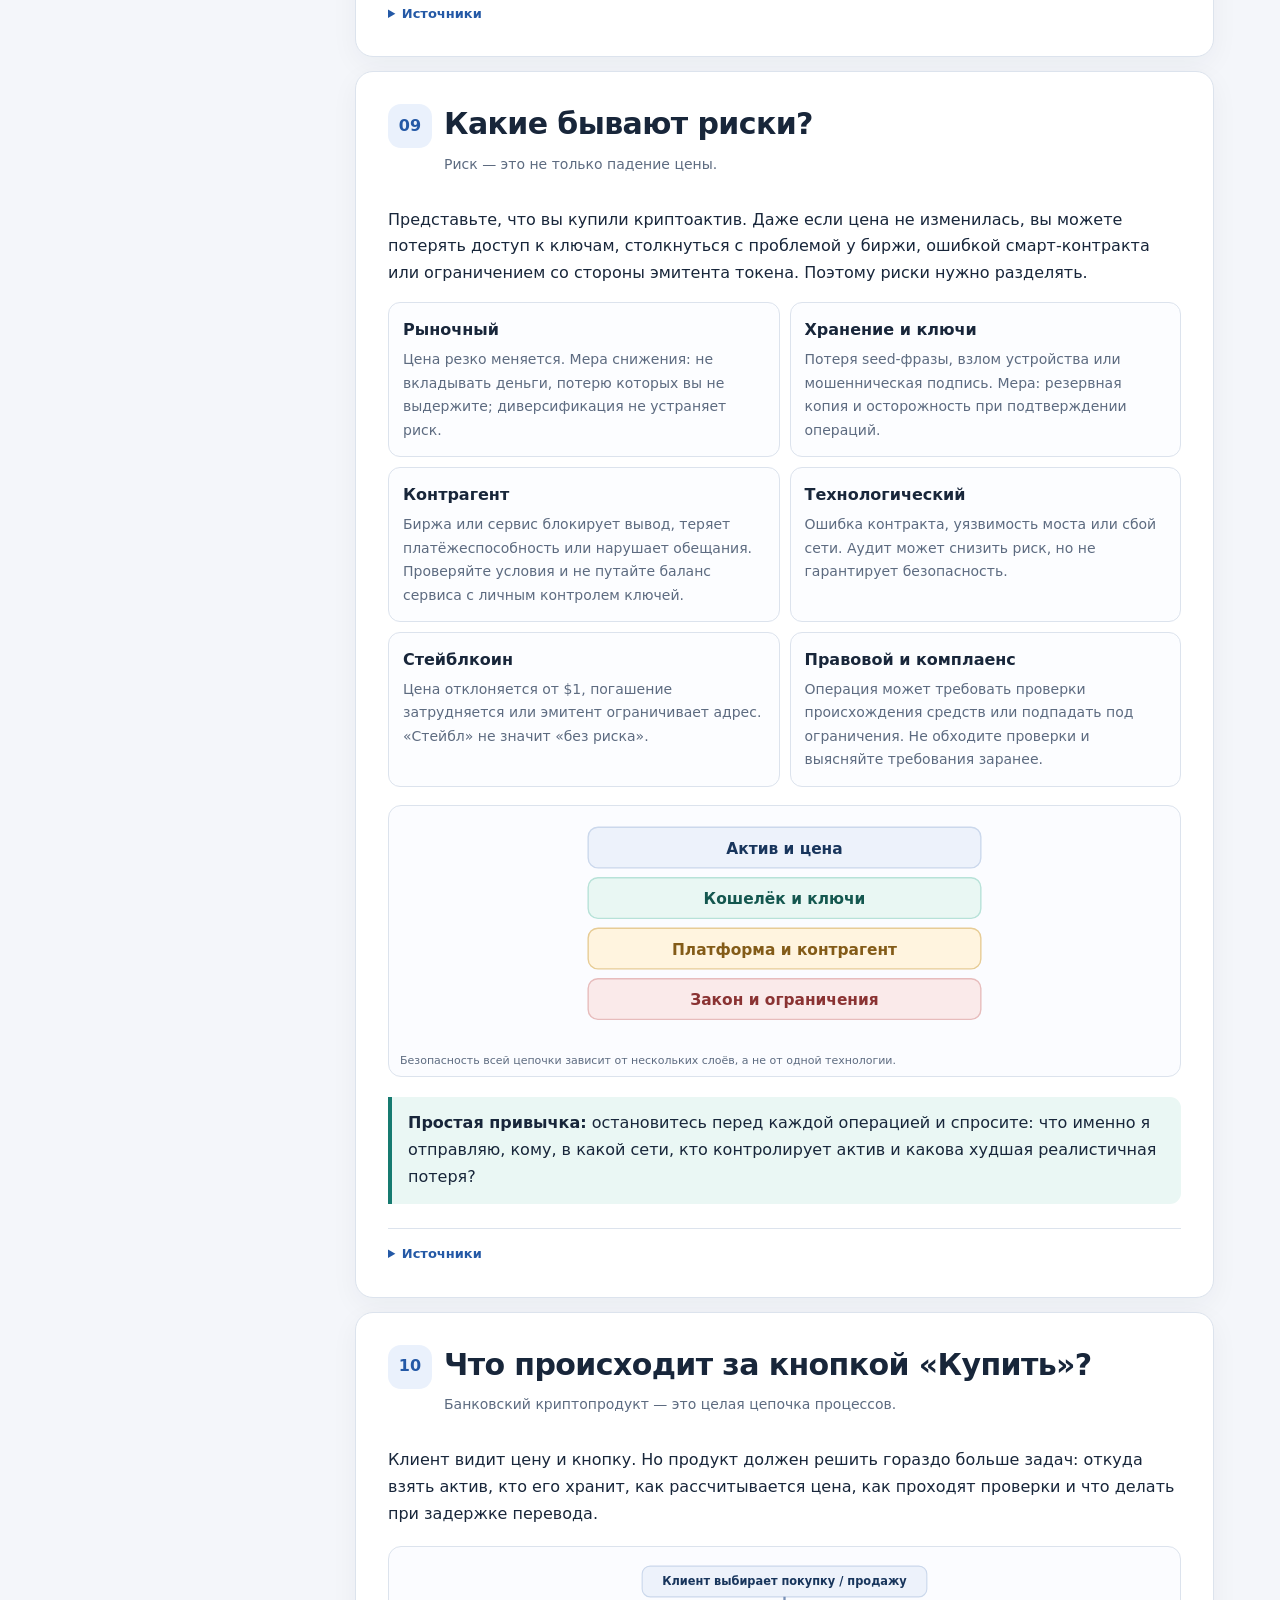
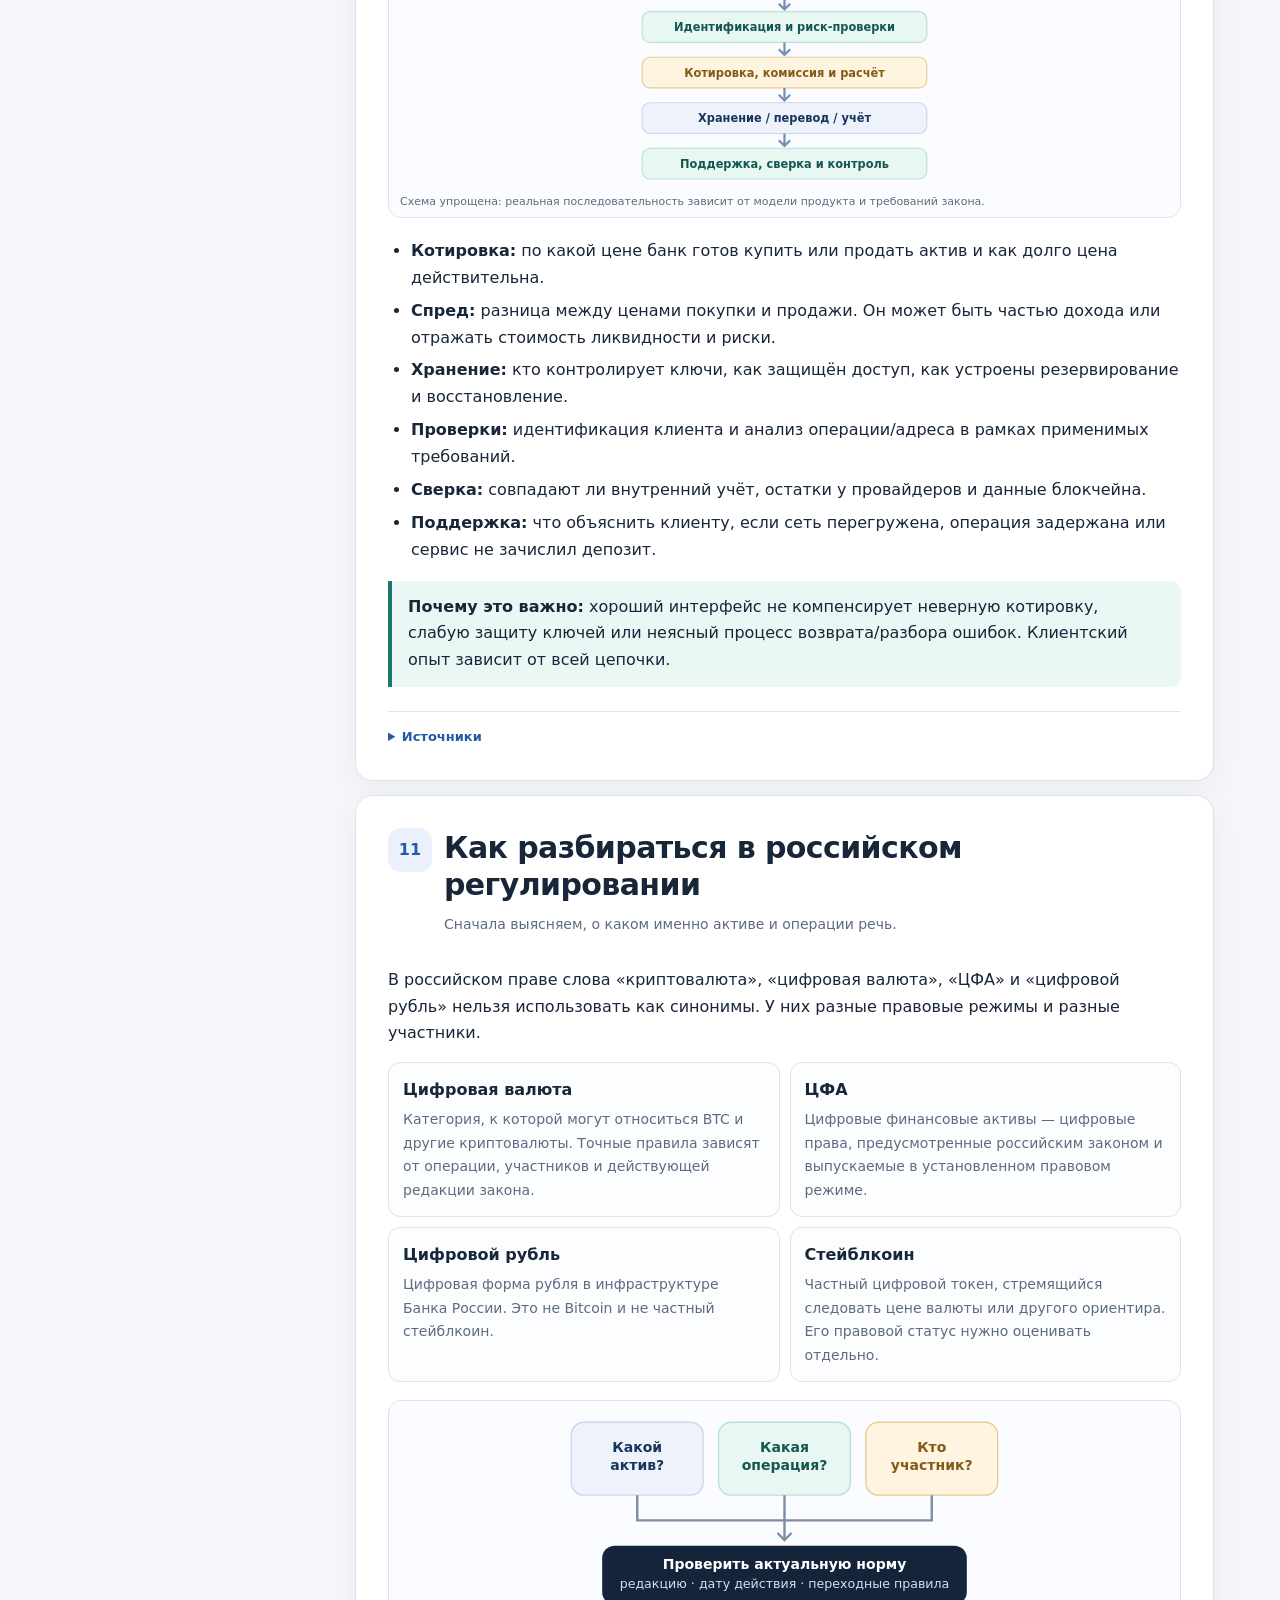
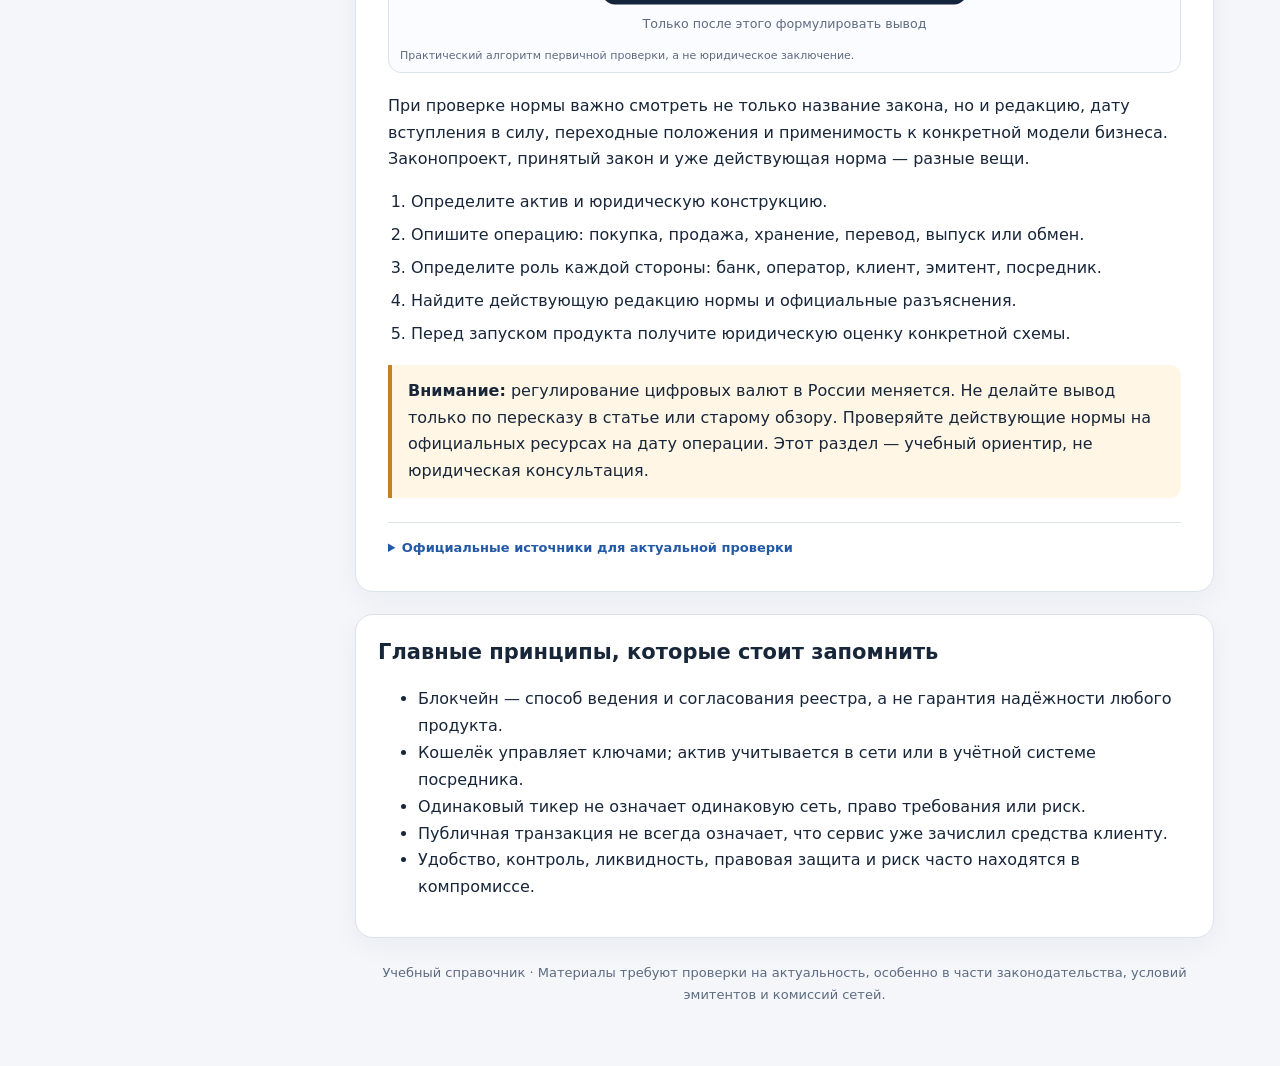
<file: web/index.html>
<!doctype html>
<html lang="ru">
<head>
<meta charset="utf-8"><meta name="viewport" content="width=device-width,initial-scale=1,viewport-fit=cover">
<meta name="theme-color" content="#14243a"><meta name="description" content="Понятный практический справочник о криптовалютах, блокчейне, кошельках, стейблкоинах и финансовых продуктах.">
<link rel="manifest" href="./manifest.json"><link rel="icon" href="./icon.svg" type="image/svg+xml">
<meta name="apple-mobile-web-app-capable" content="yes">
<meta name="apple-mobile-web-app-status-bar-style" content="black-translucent">
<meta name="apple-mobile-web-app-title" content="Криптовалюты">
<title>Криптовалюты — понятно о сложном</title>
<link rel="stylesheet" href="./styles.css">
</head>
<body>
<header class="top"><div class="brand">Криптовалюты<small>Понятно о сложном · справочник</small></div><div class="actions"><button id="searchToggle" type="button">⌕ Поиск</button><button id="glossaryToggle" type="button">Aa Словарь</button></div></header>
<div class="layout">
<aside class="side"><h2>Оглавление</h2><nav class="nav" id="nav"></nav></aside>
<main class="content">
<section class="hero" id="top"><div class="eyebrow">Практический учебник</div><h1>Криптовалюты:<br>понятно о сложном</h1><p>Разбираемся, как работают цифровые активы — от истории Bitcoin и устройства блокчейна до USDT, криптокошельков, рисков и банковских продуктов. Без рекламных обещаний и без ложной простоты.</p><div class="chips"><span class="chip">11 тематических глав</span><span class="chip">Поиск по материалам</span><span class="chip">Словарь терминов</span><span class="chip">Работает офлайн после первого открытия</span></div><button class="primary" id="firstChapter" type="button">Перейти к первой главе ↓</button><div class="install-note">На iPhone: откройте сайт в Safari → «Поделиться» → «На экран Домой». На Android: меню браузера → «Установить приложение» или «Добавить на главный экран».</div></section>
<section class="panel intro"><h2>Как пользоваться учебником</h2><p>Читайте главы в любом порядке. Оглавление, поиск и словарь помогают быстро найти нужное. Здесь нет обязательной последовательности, баллов или учёта прогресса: это справочник, к которому можно возвращаться по мере необходимости.</p></section>
<section class="panel intro search-area" id="searchArea" hidden><h2>Поиск по учебнику</h2><input class="searchbox" id="searchInput" type="search" placeholder="Например: USDT, seed-фраза, консенсус…" autocomplete="off"><div class="search-results" id="searchResults"></div></section>
<section class="panel intro" id="glossaryArea" hidden><h2>Словарь терминов</h2><input class="searchbox" id="glossaryInput" type="search" placeholder="Найти термин…" autocomplete="off"><div class="glossary" id="glossary"></div></section>
<div class="module-list" id="modules">

<article class="module" id="m1" data-title="История цифровых денег">
<div class="module-head"><div class="num">01</div><div><h2>Зачем вообще придумали криптовалюты?</h2><p class="sub">Начнём с проблемы, а не с терминов.</p></div></div>
<p>Представьте: вы отправили человеку фотографию. Вы не потеряли свой файл — у вас осталась копия. С цифровыми деньгами так не должно работать: если отправить один и тот же «цифровой рубль» дважды, получатель не должен получить деньги из воздуха.</p>
<p>В обычном банке эту задачу решает центральная система учёта. Она знает, сколько денег у каждого клиента, и не даёт потратить один остаток два раза. Создатели Bitcoin предложили другой вариант: пусть историю операций проверяют компьютеры по всему миру, а не одна организация.</p>
<figure class="diagram"><svg viewBox="0 0 320 176" role="img" aria-label="Сравнение центрального банка и распределённой сети"><rect x="8" y="8" width="142" height="160" rx="12" fill="#edf2fb" stroke="#cbd8ec"/><rect x="170" y="8" width="142" height="160" rx="12" fill="#e9f7f3" stroke="#b7e2d8"/><text x="79" y="28" text-anchor="middle" font-size="11" font-weight="700" fill="#18355c">Один центр</text><text x="241" y="28" text-anchor="middle" font-size="11" font-weight="700" fill="#14574f">Много участников</text><rect x="45" y="49" width="68" height="30" rx="7" fill="#2459a6"/><text x="79" y="68" text-anchor="middle" font-size="10" fill="white">Банк</text><g stroke="#7890b6" stroke-width="1.5"><path d="M79 79V96L35 112M79 96L79 112M79 96L123 112"/></g><g fill="#fff" stroke="#7890b6"><circle cx="35" cy="125" r="12"/><circle cx="79" cy="125" r="12"/><circle cx="123" cy="125" r="12"/></g><g stroke="#4a9d8c" stroke-width="1.5"><path d="M214 68L197 108M241 68V108M268 68L285 108M197 120L241 135L285 120M197 120L241 68M285 120L241 68"/></g><g fill="#fff" stroke="#4a9d8c" stroke-width="2"><circle cx="241" cy="58" r="12"/><circle cx="197" cy="119" r="12"/><circle cx="241" cy="139" r="12"/><circle cx="285" cy="119" r="12"/></g><text x="79" y="153" text-anchor="middle" font-size="9" fill="#3e5578">Центр ведёт учёт</text><text x="241" y="158" text-anchor="middle" font-size="9" fill="#246d62">Сверяют правила</text></svg><figcaption>Упрощённая схема: в реальности банковские системы и блокчейны устроены сложнее.</figcaption></figure>
<div class="flow"><span>2008 · опубликовано описание Bitcoin</span><i>→</i><span>2009 · заработала сеть</span><i>→</i><span>2015 · Ethereum</span><i>→</i><span>Стейблкоины и DeFi</span></div>
<div class="callout"><b>Запомните:</b> криптовалюта — это не просто файл с ценой. Это актив, состояние которого учитывает сеть или сервис по определённым правилам.</div>
<details class="sources"><summary>Источники</summary><ul><li><a href="https://bitcoin.org/bitcoin.pdf">Bitcoin white paper</a> — исходная идея электронной системы платежей.</li><li><a href="https://www.hashcash.org/papers/announce.txt">Hashcash — Adam Back</a> — ранняя идея proof-of-work.</li><li><a href="https://ethereum.org/en/what-is-ethereum/">Ethereum.org</a> — зачем нужна платформа Ethereum.</li></ul></details>
</article>

<article class="module" id="m2" data-title="Централизация и децентрализация">
<div class="module-head"><div class="num">02</div><div><h2>Кто здесь главный?</h2><p class="sub">Централизация — это вопрос контроля, а не модное слово.</p></div></div>
<p>В обычном банке есть организация, которая ведёт учёт и отвечает за обслуживание. В публичном блокчейне копии данных и проверка правил распределены между участниками. Но это не означает, что любая криптосистема полностью независима от компаний.</p>
<div class="grid2"><div class="mini"><b>Банк или CEX</b><p>Компания ведёт внутренний учёт, может приостановить операцию и помогает разбирать спорные случаи. Доступ зависит от её правил и закона.</p></div><div class="mini"><b>Публичный блокчейн</b><p>Операции проверяются сетью по общим правилам. Ошибочную отправку обычно нельзя отменить звонком в поддержку.</p></div></div>
<figure class="diagram"><svg viewBox="0 0 320 142" role="img" aria-label="Схема централизованной системы и сети без единого центра"><text x="78" y="16" text-anchor="middle" font-size="11" font-weight="700" fill="#18355c">Центр</text><text x="242" y="16" text-anchor="middle" font-size="11" font-weight="700" fill="#14574f">Распределённая сеть</text><g stroke="#7890b6" stroke-width="2"><path d="M78 48L32 95M78 48L78 95M78 48L124 95"/></g><rect x="48" y="30" width="60" height="30" rx="8" fill="#2459a6"/><g fill="#fff" stroke="#7890b6"><circle cx="32" cy="105" r="11"/><circle cx="78" cy="105" r="11"/><circle cx="124" cy="105" r="11"/></g><g stroke="#4a9d8c" stroke-width="2"><path d="M213 42L185 80L220 113L270 87L264 40L213 42L270 87L185 80L264 40L220 113"/></g><g fill="#fff" stroke="#4a9d8c" stroke-width="2"><circle cx="213" cy="42" r="10"/><circle cx="185" cy="80" r="10"/><circle cx="220" cy="113" r="10"/><circle cx="270" cy="87" r="10"/><circle cx="264" cy="40" r="10"/></g><text x="78" y="133" text-anchor="middle" font-size="9" fill="#3e5578">Один оператор</text><text x="240" y="133" text-anchor="middle" font-size="9" fill="#246d62">Несколько участников</text></svg><figcaption>Схематично: у каждой модели есть сильные стороны и уязвимости.</figcaption></figure>
<p>Задавайте четыре простых вопроса: <b>кто хранит ключи?</b> Кто меняет правила? Кто может остановить перевод? К кому обращаться, если что-то пошло не так?</p>
<div class="callout warn"><b>Пример:</b> USDT может передаваться в публичном блокчейне, но эмитент токена сохраняет определённые полномочия, включая возможность ограничивать некоторые адреса. «Работает на блокчейне» не означает «никто не контролирует».</div>
<details class="sources"><summary>Источники</summary><ul><li><a href="https://bitcoin.org/bitcoin.pdf">Bitcoin white paper</a> — распределённая проверка операций.</li><li><a href="https://ethereum.org/en/developers/docs/consensus-mechanisms/">Ethereum: consensus mechanisms</a> — как участники согласуют состояние сети.</li><li><a href="https://www.bis.org/publ/arpdf/ar2023e3.htm">BIS Annual Economic Report 2023</a> — устройство и ограничения криптоэкосистемы.</li></ul></details>
</article>

<article class="module" id="m3" data-title="Как работает блокчейн">
<div class="module-head"><div class="num">03</div><div><h2>Блокчейн на примере общей тетради</h2><p class="sub">Операции записываются, проверяются и связываются в историю.</p></div></div>
<p>Представьте общую тетрадь, в которую много людей записывают переводы. Чтобы никто не мог незаметно переписать прошлые страницы, участники проверяют записи по одним правилам, а новые страницы связываются с предыдущими. Это упрощённая аналогия блокчейна.</p>
<figure class="diagram"><svg viewBox="0 0 320 152" role="img" aria-label="Блоки связаны в цепочку"><g font-size="10" text-anchor="middle"><rect x="8" y="24" width="88" height="86" rx="9" fill="#edf2fb" stroke="#aebfda"/><rect x="116" y="24" width="88" height="86" rx="9" fill="#e9f7f3" stroke="#a5d8cd"/><rect x="224" y="24" width="88" height="86" rx="9" fill="#fff4df" stroke="#e7cc95"/><text x="52" y="43" font-weight="700" fill="#18355c">Блок 1</text><text x="160" y="43" font-weight="700" fill="#14574f">Блок 2</text><text x="268" y="43" font-weight="700" fill="#835b18">Блок 3</text><text x="52" y="63" fill="#344e72">Операции</text><text x="52" y="77" fill="#344e72">Хеш блока</text><text x="160" y="63" fill="#246d62">Операции</text><text x="160" y="77" fill="#246d62">Хеш 1</text><text x="268" y="63" fill="#835b18">Операции</text><text x="268" y="77" fill="#835b18">Хеш 2</text><path d="M96 67H112M108 63L112 67L108 71M204 67H220M216 63L220 67L216 71" stroke="#667d9c" stroke-width="2" fill="none"/></g><text x="160" y="137" text-anchor="middle" font-size="10" fill="#5d6b80">Каждый следующий блок ссылается на предыдущий</text></svg><figcaption>Упрощённо показана связь блоков. Реальные данные и правила зависят от сети.</figcaption></figure>
<h3>Как проходит перевод</h3>
<div class="flow"><span>1. Вы задаёте перевод</span><i>→</i><span>2. Кошелёк подписывает</span><i>→</i><span>3. Узлы проверяют</span><i>→</i><span>4. Сеть включает в блок</span></div>
<ul><li><b>Подпись</b> показывает сети, что операция одобрена обладателем нужного ключа. Она не доказывает реальное имя человека.</li><li><b>Хеш</b> похож на цифровой отпечаток данных. Он помогает обнаруживать изменения.</li><li><b>Консенсус</b> — набор правил, по которым участники договариваются, какая история считается действующей.</li></ul>
<div class="grid2"><div class="mini"><b>Bitcoin: Proof of Work</b><p>Майнеры тратят вычислительные ресурсы, чтобы создавать блоки по правилам сети.</p></div><div class="mini"><b>Ethereum: Proof of Stake</b><p>Валидаторы участвуют в подтверждении блоков, используя заложенный ETH и правила протокола.</p></div></div>
<div class="callout warn"><b>Не магия:</b> блокчейн не гарантирует, что данные верны в реальном мире, приложение безопасно или деньги можно вернуть. Он помогает проверять записи по правилам сети.</div>
<details class="sources"><summary>Источники</summary><ul><li><a href="https://developer.bitcoin.org/devguide/">Bitcoin Developer Guide</a> — блоки, транзакции и майнинг.</li><li><a href="https://ethereum.org/en/developers/docs/">Ethereum Developer Documentation</a> — устройство Ethereum.</li><li><a href="https://ethereum.org/en/developers/docs/consensus-mechanisms/pos/">Ethereum: Proof of Stake</a> — работа валидаторов.</li></ul></details>
</article>

<article class="module" id="m4" data-title="Кошельки и хранение">
<div class="module-head"><div class="num">04</div><div><h2>Кошелёк — это не карман с монетами</h2><p class="sub">Главное — кто контролирует секретные ключи.</p></div></div>
<p>В большинстве случаев криптовалюта не лежит внутри приложения на телефоне. Записи об активах находятся в сети, а кошелёк помогает управлять ключами и подписывать распоряжения: например, отправить монеты на другой адрес.</p>
<figure class="diagram"><svg viewBox="0 0 320 190" role="img" aria-label="Seed-фраза позволяет восстановить ключ, которым подписывают перевод"><rect x="72" y="8" width="176" height="35" rx="9" fill="#edf2fb" stroke="#cbd8ec"/><text x="160" y="30" text-anchor="middle" font-size="11" font-weight="700" fill="#18355c">Seed-фраза · резерв</text><path d="M160 43V61M155 56L160 61L165 56" stroke="#6b82a5" stroke-width="2" fill="none"/><rect x="72" y="64" width="176" height="35" rx="9" fill="#e9f7f3" stroke="#b7e2d8"/><text x="160" y="86" text-anchor="middle" font-size="11" font-weight="700" fill="#14574f">Приватный ключ</text><path d="M160 99V117M155 112L160 117L165 112" stroke="#6b82a5" stroke-width="2" fill="none"/><rect x="72" y="120" width="176" height="28" rx="8" fill="#fff4df" stroke="#e7cc95"/><text x="160" y="138" text-anchor="middle" font-size="10" font-weight="700" fill="#835b18">Подпись перевода</text><path d="M160 148V164M155 159L160 164L165 159" stroke="#6b82a5" stroke-width="2" fill="none"/><text x="160" y="180" text-anchor="middle" font-size="10" fill="#5d6b80">Сеть проверяет подпись</text></svg><figcaption>Это логическая связь, а не инструкция по самостоятельному извлечению ключей.</figcaption></figure>
<div class="grid2"><div class="mini"><b>Кастодиальный</b><p>Ключи контролирует сервис, например биржа. Проще восстановить доступ через поддержку, но нужно доверять оператору.</p></div><div class="mini"><b>Некастодиальный</b><p>Ключи контролируете вы. Больше самостоятельности — но потеря резервной фразы может означать потерю доступа.</p></div><div class="mini"><b>Горячий</b><p>Ключи доступны устройству или среде, подключённой к интернету. Удобно для частых операций.</p></div><div class="mini"><b>Холодный</b><p>Ключи создаются и хранятся отдельно от постоянно подключённой среды. Это снижает некоторые риски, но не все.</p></div></div>
<p><b>HSM — не синоним холодного хранения.</b> Это защищённое устройство для работы с ключами. HSM может использоваться в горячей инфраструктуре; важно, как устроен доступ к нему и как подписываются операции.</p>
<div class="callout warn"><b>Правило безопасности:</b> не сообщайте seed-фразу и приватный ключ поддержке, знакомым или сайтам. Ни один легитимный помощник не должен просить их «для проверки».</div>
<details class="sources"><summary>Источники</summary><ul><li><a href="https://bitcoin.org/en/choose-your-wallet">Bitcoin.org: Choose your wallet</a> — выбор модели кошелька.</li><li><a href="https://ethereum.org/en/wallets/">Ethereum.org: Wallets</a> — кошельки и управление аккаунтом.</li><li><a href="https://csrc.nist.gov/pubs/sp/800/57/pt1/r5/final">NIST SP 800-57</a> — общие принципы управления криптографическими ключами.</li></ul></details>
</article>

<article class="module" id="m5" data-title="BTC, ETH, токены и стейблкоины">
<div class="module-head"><div class="num">05</div><div><h2>BTC, ETH, USDT — в чём разница?</h2><p class="sub">Название актива не рассказывает всю историю.</p></div></div>
<div class="grid2"><div class="mini"><b>BTC</b><p>Актив сети Bitcoin. Его цена меняется под влиянием спроса и предложения.</p></div><div class="mini"><b>ETH</b><p>Нативный актив Ethereum. Нужен, в частности, для оплаты вычислений и комиссий в сети.</p></div><div class="mini"><b>USDT</b><p>Стейблкоин Tether, который стремится сохранять стоимость около 1 доллара США. Это цель, а не гарантия.</p></div><div class="mini"><b>Другие токены</b><p>Могут давать права в приложении, участвовать в управлении или представлять определённые активы. Права зависят от условий выпуска.</p></div></div>
<figure class="diagram"><svg viewBox="0 0 320 174" role="img" aria-label="Три разных вида криптоактивов и источники их стоимости"><rect x="8" y="8" width="94" height="120" rx="10" fill="#edf2fb" stroke="#cbd8ec"/><rect x="113" y="8" width="94" height="120" rx="10" fill="#e9f7f3" stroke="#b7e2d8"/><rect x="218" y="8" width="94" height="120" rx="10" fill="#fff4df" stroke="#e7cc95"/><g text-anchor="middle"><text x="55" y="30" font-size="12" font-weight="700" fill="#18355c">BTC</text><text x="55" y="53" font-size="10" fill="#344e72">Спрос</text><text x="55" y="67" font-size="10" fill="#344e72">и предложение</text><text x="160" y="30" font-size="12" font-weight="700" fill="#14574f">ETH</text><text x="160" y="53" font-size="10" fill="#246d62">Актив</text><text x="160" y="67" font-size="10" fill="#246d62">сети</text><text x="265" y="30" font-size="12" font-weight="700" fill="#835b18">USDT</text><text x="265" y="53" font-size="10" fill="#835b18">Привязка</text><text x="265" y="67" font-size="10" fill="#835b18">к USD</text><text x="55" y="94" font-size="9" fill="#5d6b80">Волатильность</text><text x="160" y="94" font-size="9" fill="#5d6b80">Комиссии</text><text x="265" y="94" font-size="9" fill="#5d6b80">Риск эмитента</text></g><text x="160" y="151" text-anchor="middle" font-size="10" fill="#5d6b80">Разные механизмы — разные риски</text><text x="160" y="165" text-anchor="middle" font-size="9" fill="#5d6b80">Схема не является сравнением инвестиционной доходности</text></svg></figure>
<p><b>Монета и токен:</b> монета — базовый актив собственной сети (например, BTC); токен обычно выпускается по правилам уже существующей сети (например, USDT в Ethereum или Tron).</p>
<p>Один и тот же тикер USDT может существовать в разных сетях. Перед отправкой важно знать не только название актива, но и <b>сеть, адрес и требования сервиса-получателя</b>.</p>
<div class="callout warn"><b>USDT — не банковский доллар.</b> Это токен частного эмитента. На него влияют условия эмитента, обеспечение и погашение, доступность сервисов и работа конкретной сети. Цена может отклоняться от $1, а переводы или адреса могут быть ограничены.</div>
<details class="sources"><summary>Источники</summary><ul><li><a href="https://bitcoin.org/bitcoin.pdf">Bitcoin white paper</a> — модель Bitcoin.</li><li><a href="https://ethereum.org/en/eth/">Ethereum.org: ETH</a> — роль ETH в сети.</li><li><a href="https://tether.to/en/transparency/">Tether Transparency</a> — сведения эмитента об обеспечении и обращении USDT.</li></ul></details>
</article>

<article class="module" id="m6" data-title="Как отправить USDT">
<div class="module-head"><div class="num">06</div><div><h2>Как отправляется USDT</h2><p class="sub">Самая дорогая ошибка новичка — не проверить сеть и адрес.</p></div></div>
<p>Представьте, что вы отправляете посылку. Нужны правильный адрес и подходящая служба доставки. В криптовалюте роль «службы доставки» играет блокчейн-сеть. Если сервис-получатель не поддерживает выбранную сеть, деньги могут не зачислиться автоматически.</p>
<figure class="diagram"><svg viewBox="0 0 320 190" role="img" aria-label="Чек-лист перед отправкой USDT"><rect x="24" y="8" width="272" height="32" rx="8" fill="#edf2fb" stroke="#cbd8ec"/><text x="160" y="28" text-anchor="middle" font-size="11" font-weight="700" fill="#18355c">1. Получатель поддерживает USDT?</text><path d="M160 40V52M155 47L160 52L165 47" stroke="#6b82a5" stroke-width="2" fill="none"/><rect x="24" y="54" width="272" height="32" rx="8" fill="#e9f7f3" stroke="#b7e2d8"/><text x="160" y="74" text-anchor="middle" font-size="11" font-weight="700" fill="#14574f">2. Сеть совпадает с сетью получателя?</text><path d="M160 86V98M155 93L160 98L165 93" stroke="#6b82a5" stroke-width="2" fill="none"/><rect x="24" y="100" width="272" height="32" rx="8" fill="#fff4df" stroke="#e7cc95"/><text x="160" y="120" text-anchor="middle" font-size="11" font-weight="700" fill="#835b18">3. Адрес и memo/tag проверены?</text><path d="M160 132V144M155 139L160 144L165 139" stroke="#6b82a5" stroke-width="2" fill="none"/><rect x="24" y="146" width="272" height="32" rx="8" fill="#eaf7f4" stroke="#b7e2d8"/><text x="160" y="166" text-anchor="middle" font-size="11" font-weight="700" fill="#14574f">4. Комиссия и сумма проверены?</text></svg><figcaption>Проверяйте эти пункты до подтверждения транзакции, а не после.</figcaption></figure>
<ol><li>Уточните у получателя, какие именно сети USDT он принимает.</li><li>Выберите эту же сеть в кошельке или сервисе отправителя.</li><li>Скопируйте адрес из надёжного источника и проверьте начало и конец адреса.</li><li>Проверьте сумму, комиссию и дополнительный memo/tag, если его требует получатель.</li><li>Если сумма значительная, сначала рассмотрите небольшой тестовый перевод — учитывая, что комиссия может взиматься за обе операции.</li></ol>
<div class="grid2"><div class="mini"><b>Ethereum</b><p>Комиссия обычно оплачивается ETH. Стоимость зависит от загруженности сети и сложности операции.</p></div><div class="mini"><b>Tron</b><p>Для USDT TRC-20 применяются правила ресурсов и комиссий сети Tron; условия отличаются от Ethereum.</p></div></div>
<p>После отправки можно получить идентификатор транзакции (TxID) и посмотреть его в обозревателе блокчейна. Подтверждение в сети не всегда означает, что биржа уже зачислила депозит: у получателя могут быть свои проверки и порог подтверждений.</p>
<div class="callout warn"><b>Перевод обычно необратим.</b> Если ошибиться сетью или адресом, отменить операцию, как банковский перевод, чаще всего нельзя. Никому не передавайте seed-фразу ради «возврата средств».</div>
<details class="sources"><summary>Источники</summary><ul><li><a href="https://ethereum.org/en/developers/docs/transactions/">Ethereum: transactions</a> — транзакции и комиссии.</li><li><a href="https://developers.tron.network/docs">TRON Developer Documentation</a> — механика сети и ресурсов.</li><li><a href="https://tether.to/en/supported-protocols/">Tether: Supported Protocols</a> — сети, в которых выпускаются токены Tether.</li></ul></details>
</article>

<article class="module" id="m7" data-title="Крипторынок и обычные финансы">
<div class="module-head"><div class="num">07</div><div><h2>Чем крипторынок отличается от обычного?</h2><p class="sub">Покупка похожа, но учёт, хранение и защита могут быть другими.</p></div></div>
<p>В приложении банка вы можете видеть баланс и нажать «Перевести». За экраном банк проверяет операцию, ведёт учёт и обрабатывает спорные случаи. В криптовалюте результат может зависеть от того, где именно учтён актив: на бирже или в блокчейне.</p>
<figure class="diagram"><svg viewBox="0 0 320 174" role="img" aria-label="Сравнение покупки через посредника и самостоятельного перевода в блокчейне"><rect x="8" y="8" width="146" height="154" rx="10" fill="#edf2fb" stroke="#cbd8ec"/><rect x="166" y="8" width="146" height="154" rx="10" fill="#e9f7f3" stroke="#b7e2d8"/><text x="81" y="27" text-anchor="middle" font-size="11" font-weight="700" fill="#18355c">Через сервис</text><text x="239" y="27" text-anchor="middle" font-size="11" font-weight="700" fill="#14574f">В блокчейне</text><g font-size="10" text-anchor="middle"><rect x="31" y="39" width="100" height="25" rx="6" fill="#fff" stroke="#b7c7df"/><text x="81" y="55" fill="#344e72">Клиент</text><path d="M81 64V77M76 72L81 77L86 72" stroke="#7890b6" stroke-width="2" fill="none"/><rect x="31" y="79" width="100" height="25" rx="6" fill="#2459a6"/><text x="81" y="95" fill="#fff">Платформа</text><path d="M81 104V117M76 112L81 117L86 112" stroke="#7890b6" stroke-width="2" fill="none"/><rect x="31" y="119" width="100" height="25" rx="6" fill="#fff" stroke="#b7c7df"/><text x="81" y="135" fill="#344e72">Внутренний учёт</text><rect x="189" y="39" width="100" height="25" rx="6" fill="#fff" stroke="#a5d8cd"/><text x="239" y="55" fill="#246d62">Кошелёк</text><path d="M239 64V77M234 72L239 77L244 72" stroke="#4a9d8c" stroke-width="2" fill="none"/><rect x="189" y="79" width="100" height="25" rx="6" fill="#167a70"/><text x="239" y="95" fill="#fff">Сеть</text><path d="M239 104V117M234 112L239 117L244 112" stroke="#4a9d8c" stroke-width="2" fill="none"/><rect x="189" y="119" width="100" height="25" rx="6" fill="#fff" stroke="#a5d8cd"/><text x="239" y="135" fill="#246d62">Запись в реестре</text></g></svg><figcaption>Это две упрощённые модели. Сервис может использовать блокчейн за кулисами, а не каждый баланс обязан быть ончейн.</figcaption></figure>
<div class="grid2"><div class="mini"><b>Обычные финансы</b><p>Часто есть регуляторные требования, процедуры жалоб и возможность исправить некоторые ошибки. Защита зависит от продукта и страны.</p></div><div class="mini"><b>Криптоактивы</b><p>Перевод в сети может быть необратимым; ответственность за ключи и выбор сети может лежать на пользователе. Защита зависит от сервиса и закона.</p></div></div>
<p>На рынке есть разные роли:</p><ul><li><b>Банк</b> — счета, платежи и другие регулируемые услуги.</li><li><b>Брокер</b> — посредник для сделок с финансовыми инструментами в рамках своей лицензии.</li><li><b>Криптобиржа (CEX)</b> — компания, организующая покупку и продажу криптоактивов.</li><li><b>Кастодиан</b> — организация, которая хранит активы или контролирует ключи по согласованной модели.</li><li><b>Блокчейн</b> — сеть, в которой участники проверяют и фиксируют операции.</li></ul>
<div class="callout"><b>Важный вопрос:</b> если в приложении показан баланс BTC, означает ли это, что BTC уже отправлены в блокчейн? Не обязательно. Сервис может показывать внутреннюю запись до момента вывода.</div>
<details class="sources"><summary>Источники</summary><ul><li><a href="https://www.bis.org/publ/arpdf/ar2023e3.htm">BIS Annual Economic Report 2023</a> — сравнение криптоэкосистемы и традиционных финансов.</li><li><a href="https://www.fatf-gafi.org/en/topics/virtual-assets.html">FATF: Virtual Assets</a> — международный AML-подход.</li><li><a href="https://www.cftc.gov/LearnAndProtect/AdvisoriesAndArticles/CustomerAdvisories.html">CFTC Customer Advisories</a> — риски цифровых активов и мошенничества.</li></ul></details>
</article>

<article class="module" id="m8" data-title="CEX, DEX и DeFi">
<div class="module-head"><div class="num">08</div><div><h2>Биржа, обменник и DeFi — не одно и то же</h2><p class="sub">Кто сводит покупателя с продавцом и кто держит ваши активы?</p></div></div>
<div class="grid2"><div class="mini"><b>CEX — централизованная биржа</b><p>Компания управляет площадкой и часто ведёт внутренние балансы клиентов. Вы доверяете оператору хранение и исполнение операций.</p></div><div class="mini"><b>DEX — децентрализованный обмен</b><p>Обмен обычно выполняется через смарт-контракты. Вы взаимодействуете с протоколом, но риски кода и токена остаются.</p></div><div class="mini"><b>CeFi</b><p>Криптосервис с централизованным оператором, например платформа кредитования или хранения.</p></div><div class="mini"><b>DeFi</b><p>Финансовые приложения на смарт-контрактах. Реальная степень децентрализации у проектов различается.</p></div></div>
<figure class="diagram"><svg viewBox="0 0 320 150" role="img" aria-label="Разница между централизованной биржей и DEX"><rect x="8" y="8" width="146" height="132" rx="10" fill="#edf2fb" stroke="#cbd8ec"/><rect x="166" y="8" width="146" height="132" rx="10" fill="#e9f7f3" stroke="#b7e2d8"/><text x="81" y="26" text-anchor="middle" font-size="11" font-weight="700" fill="#18355c">CEX</text><text x="239" y="26" text-anchor="middle" font-size="11" font-weight="700" fill="#14574f">DEX</text><g text-anchor="middle" font-size="10"><circle cx="37" cy="53" r="13" fill="#fff" stroke="#7890b6"/><circle cx="125" cy="53" r="13" fill="#fff" stroke="#7890b6"/><rect x="48" y="79" width="66" height="28" rx="7" fill="#2459a6"/><text x="81" y="97" fill="#fff">Оператор</text><path d="M37 66L58 79M125 66L104 79" stroke="#7890b6" stroke-width="1.5"/><text x="37" y="56" fill="#344e72">A</text><text x="125" y="56" fill="#344e72">B</text><circle cx="194" cy="53" r="13" fill="#fff" stroke="#4a9d8c"/><circle cx="284" cy="53" r="13" fill="#fff" stroke="#4a9d8c"/><rect x="204" y="79" width="70" height="28" rx="7" fill="#167a70"/><text x="239" y="97" fill="#fff">Контракт</text><path d="M194 66L215 79M284 66L263 79" stroke="#4a9d8c" stroke-width="1.5"/><text x="194" y="56" fill="#246d62">A</text><text x="284" y="56" fill="#246d62">B</text></g><text x="81" y="125" text-anchor="middle" font-size="9" fill="#5d6b80">Правила оператора</text><text x="239" y="125" text-anchor="middle" font-size="9" fill="#246d62">Правила кода</text></svg><figcaption>Упрощённо: DEX тоже может зависеть от администраторов, интерфейса и инфраструктуры.</figcaption></figure>
<p>Пример покупки на CEX: вы пополняете баланс, выставляете заявку, площадка находит встречную заявку, а баланс обновляется во внутренней системе. Вывод в блокчейн — отдельная операция.</p>
<p>Пример обмена через DEX: кошелёк подключается к приложению, вы задаёте обмен, подписываете транзакцию, смарт-контракт выполняет обмен при соблюдении условий. Нужно платить сетевую комиссию; итоговая цена может отличаться от ожидаемой.</p>
<div class="callout warn"><b>Что проверить:</b> кто контролирует ключи, откуда берётся цена, какова комиссия, есть ли ограничения на вывод, можно ли обновить контракт и что произойдёт при ошибке кода.</div>
<details class="sources"><summary>Источники</summary><ul><li><a href="https://ethereum.org/en/defi/">Ethereum.org: DeFi</a> — обзор децентрализованных финансов.</li><li><a href="https://ethereum.org/en/developers/docs/smart-contracts/">Ethereum: Smart Contracts</a> — назначение и ограничения смарт-контрактов.</li><li><a href="https://www.bis.org/publ/arpdf/ar2023e3.htm">BIS Annual Economic Report 2023</a> — роль посредников в криптоэкосистеме.</li></ul></details>
</article>

<article class="module" id="m9" data-title="Риски и безопасность">
<div class="module-head"><div class="num">09</div><div><h2>Какие бывают риски?</h2><p class="sub">Риск — это не только падение цены.</p></div></div>
<p>Представьте, что вы купили криптоактив. Даже если цена не изменилась, вы можете потерять доступ к ключам, столкнуться с проблемой у биржи, ошибкой смарт-контракта или ограничением со стороны эмитента токена. Поэтому риски нужно разделять.</p>
<div class="grid2"><div class="mini"><b>Рыночный</b><p>Цена резко меняется. Мера снижения: не вкладывать деньги, потерю которых вы не выдержите; диверсификация не устраняет риск.</p></div><div class="mini"><b>Хранение и ключи</b><p>Потеря seed-фразы, взлом устройства или мошенническая подпись. Мера: резервная копия и осторожность при подтверждении операций.</p></div><div class="mini"><b>Контрагент</b><p>Биржа или сервис блокирует вывод, теряет платёжеспособность или нарушает обещания. Проверяйте условия и не путайте баланс сервиса с личным контролем ключей.</p></div><div class="mini"><b>Технологический</b><p>Ошибка контракта, уязвимость моста или сбой сети. Аудит может снизить риск, но не гарантирует безопасность.</p></div><div class="mini"><b>Стейблкоин</b><p>Цена отклоняется от $1, погашение затрудняется или эмитент ограничивает адрес. «Стейбл» не значит «без риска».</p></div><div class="mini"><b>Правовой и комплаенс</b><p>Операция может требовать проверки происхождения средств или подпадать под ограничения. Не обходите проверки и выясняйте требования заранее.</p></div></div>
<figure class="diagram"><svg viewBox="0 0 320 164" role="img" aria-label="Несколько независимых слоёв риска криптопродукта"><rect x="20" y="8" width="280" height="29" rx="7" fill="#edf2fb" stroke="#cbd8ec"/><rect x="20" y="44" width="280" height="29" rx="7" fill="#e9f7f3" stroke="#b7e2d8"/><rect x="20" y="80" width="280" height="29" rx="7" fill="#fff4df" stroke="#e7cc95"/><rect x="20" y="116" width="280" height="29" rx="7" fill="#faeaea" stroke="#e7bcbc"/><g text-anchor="middle" font-size="11" font-weight="700"><text x="160" y="27" fill="#18355c">Актив и цена</text><text x="160" y="63" fill="#14574f">Кошелёк и ключи</text><text x="160" y="99" fill="#835b18">Платформа и контрагент</text><text x="160" y="135" fill="#8a3333">Закон и ограничения</text></g></svg><figcaption>Безопасность всей цепочки зависит от нескольких слоёв, а не от одной технологии.</figcaption></figure>
<div class="callout"><b>Простая привычка:</b> остановитесь перед каждой операцией и спросите: что именно я отправляю, кому, в какой сети, кто контролирует актив и какова худшая реалистичная потеря?</div>
<details class="sources"><summary>Источники</summary><ul><li><a href="https://www.fatf-gafi.org/en/topics/virtual-assets.html">FATF: Virtual Assets</a> — AML-риски и подходы.</li><li><a href="https://ethereum.org/en/security/">Ethereum.org: Security</a> — безопасность кошельков и приложений.</li><li><a href="https://www.cftc.gov/LearnAndProtect/AdvisoriesAndArticles/CustomerAdvisories.html">CFTC Customer Advisories</a> — предупреждения о рисках и мошенничестве.</li><li><a href="https://tether.to/en/transparency/">Tether Transparency</a> — сведения эмитента о токенах и резервах.</li></ul></details>
</article>

<article class="module" id="m10" data-title="Как банк строит криптопродукт">
<div class="module-head"><div class="num">10</div><div><h2>Что происходит за кнопкой «Купить»?</h2><p class="sub">Банковский криптопродукт — это целая цепочка процессов.</p></div></div>
<p>Клиент видит цену и кнопку. Но продукт должен решить гораздо больше задач: откуда взять актив, кто его хранит, как рассчитывается цена, как проходят проверки и что делать при задержке перевода.</p>
<figure class="diagram"><svg viewBox="0 0 320 202" role="img" aria-label="Путь клиентской операции в банковском криптопродукте"><rect x="35" y="8" width="250" height="27" rx="7" fill="#edf2fb" stroke="#cbd8ec"/><text x="160" y="25" text-anchor="middle" font-size="10" font-weight="700" fill="#18355c">Клиент выбирает покупку / продажу</text><path d="M160 35V46M155 41L160 46L165 41" stroke="#7890b6" stroke-width="2" fill="none"/><rect x="35" y="48" width="250" height="27" rx="7" fill="#e9f7f3" stroke="#b7e2d8"/><text x="160" y="65" text-anchor="middle" font-size="10" font-weight="700" fill="#14574f">Идентификация и риск-проверки</text><path d="M160 75V86M155 81L160 86L165 81" stroke="#7890b6" stroke-width="2" fill="none"/><rect x="35" y="88" width="250" height="27" rx="7" fill="#fff4df" stroke="#e7cc95"/><text x="160" y="105" text-anchor="middle" font-size="10" font-weight="700" fill="#835b18">Котировка, комиссия и расчёт</text><path d="M160 115V126M155 121L160 126L165 121" stroke="#7890b6" stroke-width="2" fill="none"/><rect x="35" y="128" width="250" height="27" rx="7" fill="#edf2fb" stroke="#cbd8ec"/><text x="160" y="145" text-anchor="middle" font-size="10" font-weight="700" fill="#18355c">Хранение / перевод / учёт</text><path d="M160 155V166M155 161L160 166L165 161" stroke="#7890b6" stroke-width="2" fill="none"/><rect x="35" y="168" width="250" height="27" rx="7" fill="#e9f7f3" stroke="#b7e2d8"/><text x="160" y="185" text-anchor="middle" font-size="10" font-weight="700" fill="#14574f">Поддержка, сверка и контроль</text></svg><figcaption>Схема упрощена: реальная последовательность зависит от модели продукта и требований закона.</figcaption></figure>
<ul><li><b>Котировка:</b> по какой цене банк готов купить или продать актив и как долго цена действительна.</li><li><b>Спред:</b> разница между ценами покупки и продажи. Он может быть частью дохода или отражать стоимость ликвидности и риски.</li><li><b>Хранение:</b> кто контролирует ключи, как защищён доступ, как устроены резервирование и восстановление.</li><li><b>Проверки:</b> идентификация клиента и анализ операции/адреса в рамках применимых требований.</li><li><b>Сверка:</b> совпадают ли внутренний учёт, остатки у провайдеров и данные блокчейна.</li><li><b>Поддержка:</b> что объяснить клиенту, если сеть перегружена, операция задержана или сервис не зачислил депозит.</li></ul>
<div class="callout"><b>Почему это важно:</b> хороший интерфейс не компенсирует неверную котировку, слабую защиту ключей или неясный процесс возврата/разбора ошибок. Клиентский опыт зависит от всей цепочки.</div>
<details class="sources"><summary>Источники</summary><ul><li><a href="https://www.fatf-gafi.org/en/topics/virtual-assets.html">FATF: Virtual Assets</a> — риск-ориентированный подход к виртуальным активам.</li><li><a href="https://www.bis.org/publ/arpdf/ar2023e3.htm">BIS Annual Economic Report 2023</a> — посредники и структура рынка.</li><li><a href="https://www.cbr.ru/">Банк России</a> — официальные материалы по регулированию и финансовому рынку.</li></ul></details>
</article>

<article class="module" id="m11" data-title="Российское регулирование">
<div class="module-head"><div class="num">11</div><div><h2>Как разбираться в российском регулировании</h2><p class="sub">Сначала выясняем, о каком именно активе и операции речь.</p></div></div>
<p>В российском праве слова «криптовалюта», «цифровая валюта», «ЦФА» и «цифровой рубль» нельзя использовать как синонимы. У них разные правовые режимы и разные участники.</p>
<div class="grid2"><div class="mini"><b>Цифровая валюта</b><p>Категория, к которой могут относиться BTC и другие криптовалюты. Точные правила зависят от операции, участников и действующей редакции закона.</p></div><div class="mini"><b>ЦФА</b><p>Цифровые финансовые активы — цифровые права, предусмотренные российским законом и выпускаемые в установленном правовом режиме.</p></div><div class="mini"><b>Цифровой рубль</b><p>Цифровая форма рубля в инфраструктуре Банка России. Это не Bitcoin и не частный стейблкоин.</p></div><div class="mini"><b>Стейблкоин</b><p>Частный цифровой токен, стремящийся следовать цене валюты или другого ориентира. Его правовой статус нужно оценивать отдельно.</p></div></div>
<figure class="diagram"><svg viewBox="0 0 320 164" role="img" aria-label="Перед правовым выводом нужно определить актив, операцию и участника"><rect x="8" y="8" width="94" height="52" rx="9" fill="#edf2fb" stroke="#cbd8ec"/><rect x="113" y="8" width="94" height="52" rx="9" fill="#e9f7f3" stroke="#b7e2d8"/><rect x="218" y="8" width="94" height="52" rx="9" fill="#fff4df" stroke="#e7cc95"/><g text-anchor="middle" font-size="10" font-weight="700"><text x="55" y="29" fill="#18355c">Какой</text><text x="55" y="42" fill="#18355c">актив?</text><text x="160" y="29" fill="#14574f">Какая</text><text x="160" y="42" fill="#14574f">операция?</text><text x="265" y="29" fill="#835b18">Кто</text><text x="265" y="42" fill="#835b18">участник?</text></g><path d="M55 60V78H160M160 60V78M265 60V78H160V92" stroke="#7c8da5" stroke-width="1.7" fill="none"/><path d="M155 87L160 92L165 87" stroke="#7c8da5" stroke-width="1.7" fill="none"/><rect x="30" y="96" width="260" height="42" rx="9" fill="#14243a"/><text x="160" y="113" text-anchor="middle" font-size="10" font-weight="700" fill="#fff">Проверить актуальную норму</text><text x="160" y="126" text-anchor="middle" font-size="9" fill="#d5e0ec">редакцию · дату действия · переходные правила</text><text x="160" y="155" text-anchor="middle" font-size="9" fill="#5d6b80">Только после этого формулировать вывод</text></svg><figcaption>Практический алгоритм первичной проверки, а не юридическое заключение.</figcaption></figure>
<p>При проверке нормы важно смотреть не только название закона, но и редакцию, дату вступления в силу, переходные положения и применимость к конкретной модели бизнеса. Законопроект, принятый закон и уже действующая норма — разные вещи.</p>
<ol><li>Определите актив и юридическую конструкцию.</li><li>Опишите операцию: покупка, продажа, хранение, перевод, выпуск или обмен.</li><li>Определите роль каждой стороны: банк, оператор, клиент, эмитент, посредник.</li><li>Найдите действующую редакцию нормы и официальные разъяснения.</li><li>Перед запуском продукта получите юридическую оценку конкретной схемы.</li></ol>
<div class="callout warn"><b>Внимание:</b> регулирование цифровых валют в России меняется. Не делайте вывод только по пересказу в статье или старому обзору. Проверяйте действующие нормы на официальных ресурсах на дату операции. Этот раздел — учебный ориентир, не юридическая консультация.</div>
<details class="sources"><summary>Официальные источники для актуальной проверки</summary><ul><li><a href="https://pravo.gov.ru/">Официальный интернет-портал правовой информации</a> — опубликованные нормативные акты.</li><li><a href="https://www.cbr.ru/">Банк России</a> — официальные позиции и разъяснения регулятора.</li><li><a href="https://www.consultant.ru/">КонсультантПлюс</a> — удобный поиск текста и редакций законов; сверяйте с официальной публикацией.</li></ul></details>
</article>
</div>
<section class="panel intro"><h2>Главные принципы, которые стоит запомнить</h2><ul><li>Блокчейн — способ ведения и согласования реестра, а не гарантия надёжности любого продукта.</li><li>Кошелёк управляет ключами; актив учитывается в сети или в учётной системе посредника.</li><li>Одинаковый тикер не означает одинаковую сеть, право требования или риск.</li><li>Публичная транзакция не всегда означает, что сервис уже зачислил средства клиенту.</li><li>Удобство, контроль, ликвидность, правовая защита и риск часто находятся в компромиссе.</li></ul></section>
<footer class="foot">Учебный справочник · Материалы требуют проверки на актуальность, особенно в части законодательства, условий эмитентов и комиссий сетей.</footer>
</main></div><button class="backtop" id="backtop" type="button" aria-label="Наверх">↑ Наверх</button>
<script src="./app.js" defer></script>
</body></html>
</file>
<file: web/styles.css>
:root{color-scheme:light;--ink:#18263a;--muted:#5d6b80;--paper:#f4f6fa;--card:#fff;--line:#dce3ed;--navy:#14243a;--blue:#2459a6;--pale:#eaf1fc;--teal:#167a70;--shadow:0 8px 28px #17243a0c}
*{box-sizing:border-box}html{scroll-behavior:smooth;scroll-padding-top:84px}body{margin:0;background:var(--paper);color:var(--ink);font:16px/1.68 system-ui,-apple-system,BlinkMacSystemFont,"Segoe UI",sans-serif}button,input{font:inherit}button,a{touch-action:manipulation}a{color:var(--blue);text-underline-offset:3px;overflow-wrap:anywhere}button{cursor:pointer}button:focus-visible,a:focus-visible,input:focus-visible{outline:3px solid #d69a25;outline-offset:3px}.top{position:sticky;top:0;z-index:10;background:var(--navy);color:white;padding:10px max(16px,calc((100vw - 1180px)/2));display:flex;gap:12px;align-items:center;justify-content:space-between;box-shadow:0 3px 16px #111b2b25}.brand{font-weight:750;line-height:1.25}.brand small{display:block;font-size:11px;color:#c4d0e1;font-weight:500;letter-spacing:.08em;text-transform:uppercase;margin-top:4px}.actions{display:flex;gap:7px}.top button{border:1px solid #ffffff45;background:#ffffff12;color:white;border-radius:10px;padding:9px 11px;font-size:14px}.layout{max-width:1180px;margin:auto;padding:22px 16px 60px;display:grid;grid-template-columns:265px minmax(0,1fr);gap:24px}.side{align-self:start;position:sticky;top:78px;max-height:calc(100dvh - 96px);overflow:auto;background:var(--card);border:1px solid var(--line);border-radius:16px;padding:14px}.side h2{font-size:12px;text-transform:uppercase;letter-spacing:.08em;color:var(--muted);margin:4px 8px 10px}.nav{display:grid;gap:3px}.nav button{text-align:left;border:0;background:transparent;border-radius:9px;padding:9px;color:var(--ink);font-size:13px;line-height:1.35}.nav button:hover,.nav button.active{background:var(--pale);color:#163f80}.nav b{color:var(--blue);margin-right:7px;font-variant-numeric:tabular-nums}.content{min-width:0}.hero,.panel,.module{background:var(--card);border:1px solid var(--line);border-radius:18px;box-shadow:var(--shadow)}.hero{padding:clamp(22px,5vw,48px);background:linear-gradient(135deg,#14243a,#1c3b5a);color:white}.eyebrow{font-size:12px;letter-spacing:.12em;text-transform:uppercase;color:#a8d9d0;font-weight:700}.hero h1{font-size:clamp(30px,5vw,48px);line-height:1.12;letter-spacing:-.035em;margin:12px 0}.hero p{color:#e0e7f0;max-width:700px;font-size:17px}.chips{display:flex;flex-wrap:wrap;gap:8px;margin:20px 0}.chip{border:1px solid #ffffff35;border-radius:30px;padding:5px 10px;font-size:12px;color:#edf3fa}.primary{border:0;background:#cceee5;color:#12352f;border-radius:11px;padding:12px 16px;font-weight:750}.intro{margin:22px 0;padding:20px 22px}.intro h2{margin:0 0 6px;font-size:21px}.intro p{margin:0;color:var(--muted)}.module-list{display:grid;gap:14px}.module{padding:clamp(20px,4vw,32px);scroll-margin-top:82px}.module[hidden]{display:none}.module-head{display:flex;gap:12px;align-items:flex-start;margin-bottom:20px}.num{flex:0 0 44px;height:44px;border-radius:13px;display:grid;place-items:center;background:var(--pale);color:var(--blue);font-weight:800}.module h2{font-size:clamp(22px,3vw,30px);line-height:1.22;margin:2px 0 5px;letter-spacing:-.02em}.sub{color:var(--muted);margin:0;font-size:14px}.module h3{font-size:19px;margin:24px 0 8px;line-height:1.35}.module p{margin:10px 0}.module ul,.module ol{padding-left:23px}.module li{margin:6px 0}.callout{border-left:4px solid var(--teal);background:#eaf7f4;padding:13px 16px;border-radius:0 11px 11px 0;margin:17px 0}.warn{border-left-color:#c18422;background:#fff6e5}.grid2{display:grid;grid-template-columns:repeat(2,minmax(0,1fr));gap:10px;margin:15px 0}.mini{border:1px solid var(--line);border-radius:12px;padding:14px;background:#fcfdff}.mini b{display:block;margin-bottom:4px}.mini p{font-size:14px;color:var(--muted);margin:0}.flow{display:flex;flex-wrap:wrap;gap:7px;align-items:center;padding:16px;background:#f5f8fc;border:1px solid var(--line);border-radius:12px;margin:16px 0}.flow span{background:white;border:1px solid #d6dfec;border-radius:8px;padding:8px 10px;font-size:13px}.flow i{font-style:normal;color:var(--teal);font-weight:800}.table-wrap{overflow-x:auto;margin:15px 0;border:1px solid var(--line);border-radius:11px}.module table{border-collapse:collapse;width:100%;min-width:470px;font-size:14px}.module th,.module td{text-align:left;padding:10px 12px;border-bottom:1px solid var(--line);vertical-align:top}.module th{background:#f0f4f9}.module tr:last-child td{border-bottom:0}.sources{margin-top:24px;padding-top:14px;border-top:1px solid var(--line);font-size:13px;color:var(--muted)}.sources summary{cursor:pointer;font-weight:750;color:var(--blue)}.sources li{margin:5px 0}.tag{display:inline-block;background:#eef3fa;border-radius:6px;padding:2px 7px;font-size:12px;color:#37506f}.searchbox{width:100%;padding:12px 14px;border:1px solid var(--line);border-radius:11px;background:white;color:var(--ink)}.search-results{display:grid;gap:8px;margin-top:10px}.search-results button{display:block;text-align:left;background:white;border:1px solid var(--line);border-radius:10px;padding:12px;color:var(--ink)}.search-results small{display:block;color:var(--muted);margin-top:3px}.search-area{margin:18px 0}.glossary{columns:2;column-gap:24px}.term{break-inside:avoid;padding:10px 0;border-bottom:1px solid var(--line)}.term b{display:block}.term span{display:block;font-size:14px;color:var(--muted)}.foot{margin-top:24px;text-align:center;color:var(--muted);font-size:13px}.install-note{margin-top:14px;font-size:13px;color:#d5e0ec}.backtop{position:fixed;right:16px;bottom:18px;border:0;background:var(--navy);color:white;border-radius:30px;padding:11px 15px;box-shadow:0 5px 20px #0002;display:none}.backtop.show{display:block}
@media(max-width:800px){.layout{display:block;padding:14px 12px 70px}.side{position:static;max-height:none;margin:0 0 14px;padding:10px}.side h2{margin:2px 6px 8px}.nav{display:flex;overflow-x:auto;gap:5px;padding-bottom:3px}.nav button{flex:0 0 auto;max-width:210px;background:#f6f8fb;border:1px solid var(--line);padding:8px 10px}.nav b{margin-right:5px}.hero{padding:25px 21px}.hero p{font-size:16px}.grid2{grid-template-columns:1fr}.module{padding:20px 17px}.module-head{gap:10px}.num{flex-basis:38px;height:38px}.glossary{columns:1}.top{padding:9px 12px}.brand{font-size:14px}.brand small{font-size:9px}.top button{font-size:12px;padding:8px}.actions{gap:5px}}@media(prefers-reduced-motion:reduce){html{scroll-behavior:auto}}

/* Small-screen pass: 320px-wide / ~4-inch phones */
.diagram{margin:18px 0 20px;padding:10px 8px 8px;border:1px solid var(--line);border-radius:13px;background:#fbfcff;max-width:100%;overflow:hidden}
.diagram svg{display:block;width:100%;height:auto;max-height:230px}
.diagram figcaption{font-size:11px;line-height:1.4;color:var(--muted);padding:7px 3px 0}
.module p,.module li{overflow-wrap:anywhere}
.module .flow{gap:5px;padding:10px}
.module .flow span{min-width:0;max-width:100%;font-size:12px;overflow-wrap:anywhere}
.module .flow i{font-size:12px}
@media(max-width:380px){
  body{font-size:15px;line-height:1.58}
  .top{padding:8px 9px;gap:5px;align-items:center}
  .brand{font-size:13px;max-width:115px}
  .brand small{display:none}
  .actions{gap:4px}
  .top button{font-size:0;padding:9px 10px;min-width:42px;min-height:40px;text-align:center}
  #searchToggle::after{content:"Поиск";font-size:12px}
  #glossaryToggle::after{content:"Словарь";font-size:12px}
  .layout{padding:9px 8px 62px}
  .side{padding:7px;margin-bottom:9px;border-radius:12px}
  .side h2{font-size:10px;margin:2px 4px 6px}
  .nav{gap:4px}
  .nav button{font-size:11px;padding:7px 8px;max-width:170px}
  .hero{padding:19px 15px;border-radius:14px}
  .hero h1{font-size:28px;letter-spacing:-.03em}
  .hero p{font-size:14px;line-height:1.5}
  .chips{gap:5px;margin:13px 0}
  .chip{font-size:10px;padding:4px 7px}
  .primary{width:100%;padding:12px 10px;font-size:14px}
  .install-note{font-size:11px;line-height:1.45}
  .intro{padding:14px;margin:12px 0;border-radius:13px}
  .intro h2{font-size:18px}
  .module-list{gap:10px}
  .module{padding:15px 12px;border-radius:13px;scroll-margin-top:65px}
  .module-head{gap:8px;margin-bottom:14px}
  .num{flex-basis:31px;height:31px;border-radius:9px;font-size:12px}
  .module h2{font-size:20px;line-height:1.2}
  .sub{font-size:12px;line-height:1.4}
  .module h3{font-size:17px;margin:18px 0 6px}
  .module p,.module li{font-size:14px;line-height:1.55}
  .module ul,.module ol{padding-left:19px}
  .module li{margin:5px 0}
  .grid2{gap:7px;margin:11px 0}
  .mini{padding:11px;border-radius:10px}
  .mini b{font-size:14px}
  .mini p{font-size:13px;line-height:1.45}
  .callout{padding:11px 12px;font-size:13px;margin:13px 0}
  .diagram{margin:13px 0;padding:7px 5px 6px}
  .diagram figcaption{font-size:10px}
  .module .flow{padding:8px;gap:4px}
  .module .flow span{font-size:11px;padding:6px 7px}
  .sources{font-size:12px}
  .sources li{font-size:12px}
  .searchbox{font-size:14px;padding:11px}
  .backtop{right:9px;bottom:10px;padding:9px 12px;font-size:12px}
}
@media(max-width:330px){
 .layout{padding-left:6px;padding-right:6px}
 .module{padding:13px 10px}
 .hero{padding:17px 12px}
 .hero h1{font-size:26px}
 .module h2{font-size:19px}
 .top button{min-width:38px;padding:8px 6px}
}
</file>
